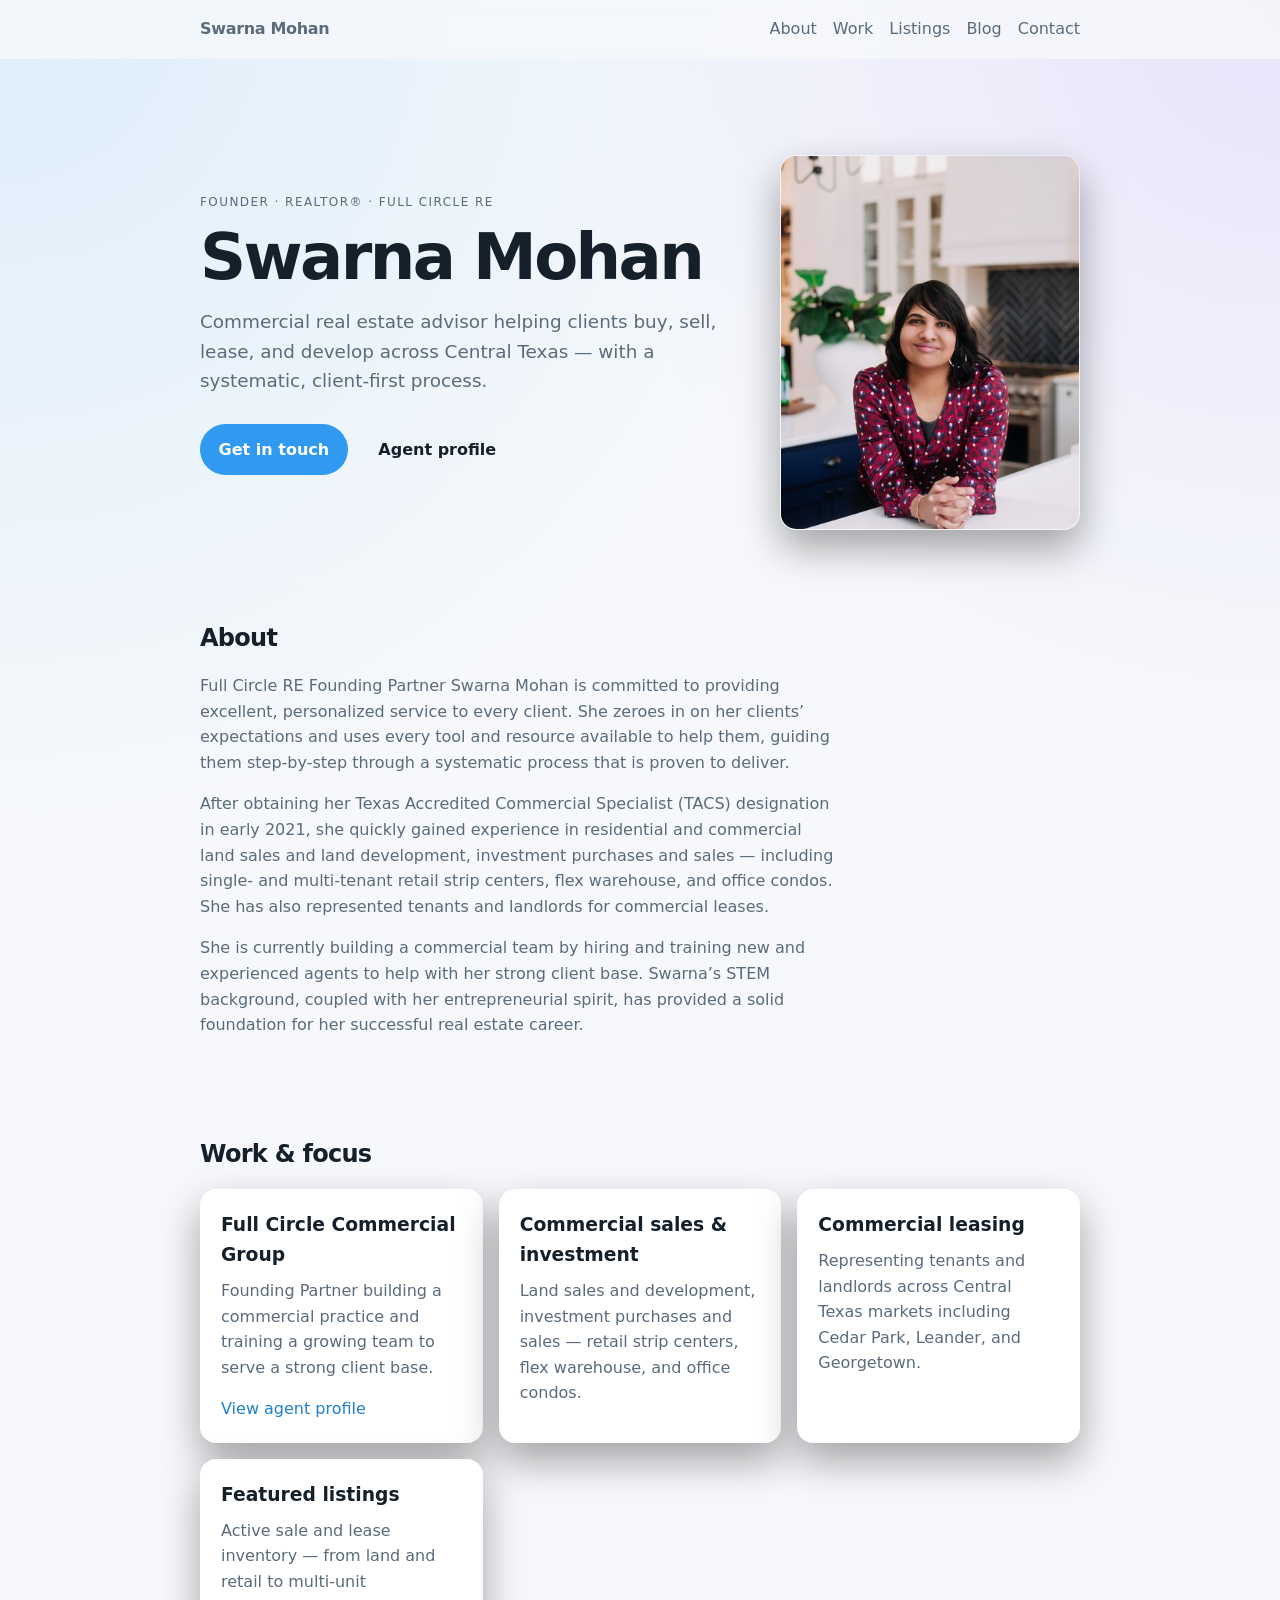
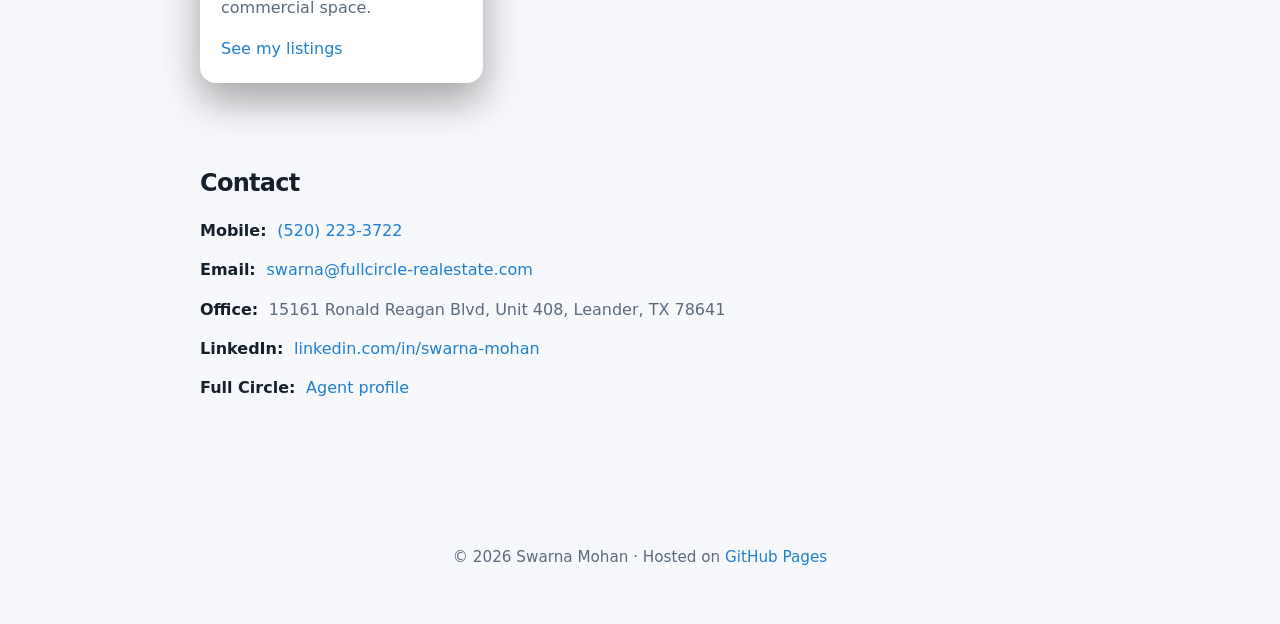
<file: index.html>
<!DOCTYPE html>
<html lang="en">
<head>
  <meta charset="utf-8">
  <meta name="viewport" content="width=device-width, initial-scale=1">
  <meta name="description" content="Swarna Mohan — Founder, Realtor®, Full Circle RE. Commercial real estate in Central Texas.">
  <title>Swarna Mohan | Founder &amp; Realtor®</title>
  <meta property="og:title" content="Swarna Mohan | Founder &amp; Realtor®">
  <meta property="og:description" content="Swarna Mohan — Founder, Realtor®, Full Circle RE. Commercial real estate in Central Texas.">
  <meta property="og:type" content="website">
  <meta property="og:url" content="https://swarna-fullcircle.github.io/">
  <meta property="og:image" content="https://swarna-fullcircle.github.io/images/swarna-mohan.jpg">
  <meta property="og:image:alt" content="Swarna Mohan, Founder and Realtor at Full Circle RE">
  <meta name="twitter:card" content="summary_large_image">
  <link rel="stylesheet" href="styles.css">
</head>
<body>
  <header class="site-header">
    <nav class="nav" aria-label="Primary">
      <a class="logo" href="#top">Swarna Mohan</a>
      <ul>
        <li><a href="#about">About</a></li>
        <li><a href="#work">Work</a></li>
        <li><a href="listings.html">Listings</a></li>
        <li><a href="blog.html">Blog</a></li>
        <li><a href="#contact">Contact</a></li>
      </ul>
    </nav>
  </header>

  <main id="top">
    <section class="hero">
      <div class="hero-text">
        <p class="eyebrow">Founder · Realtor® · Full Circle RE</p>
        <h1>Swarna Mohan</h1>
        <p class="tagline">Commercial real estate advisor helping clients buy, sell, lease, and develop across Central Texas — with a systematic, client-first process.</p>
        <p class="actions">
          <a class="button" href="#contact">Get in touch</a>
          <a class="button button-ghost" href="https://fullcirclecommercialgroup.com/agent-profile/swarna-mohan" target="_blank" rel="noopener noreferrer">Agent profile</a>
        </p>
      </div>
      <figure class="hero-photo">
        <img src="images/swarna-mohan.jpg"
             srcset="images/swarna-mohan-400.jpg 400w, images/swarna-mohan.jpg 800w"
             sizes="(max-width: 720px) 260px, 300px"
             width="800" height="1199"
             alt="Swarna Mohan, Founder and Realtor at Full Circle RE">
      </figure>
    </section>

    <section id="about" class="section">
      <h2>About</h2>
      <p>Full Circle RE Founding Partner Swarna Mohan is committed to providing excellent, personalized service to every client. She zeroes in on her clients’ expectations and uses every tool and resource available to help them, guiding them step-by-step through a systematic process that is proven to deliver.</p>
      <p>After obtaining her Texas Accredited Commercial Specialist (TACS) designation in early 2021, she quickly gained experience in residential and commercial land sales and land development, investment purchases and sales — including single- and multi-tenant retail strip centers, flex warehouse, and office condos. She has also represented tenants and landlords for commercial leases.</p>
      <p>She is currently building a commercial team by hiring and training new and experienced agents to help with her strong client base. Swarna’s STEM background, coupled with her entrepreneurial spirit, has provided a solid foundation for her successful real estate career.</p>
    </section>

    <section id="work" class="section">
      <h2>Work &amp; focus</h2>
      <ul class="card-list">
        <li class="card">
          <h3>Full Circle Commercial Group</h3>
          <p>Founding Partner building a commercial practice and training a growing team to serve a strong client base.</p>
          <p><a href="https://fullcirclecommercialgroup.com/agent-profile/swarna-mohan" target="_blank" rel="noopener noreferrer">View agent profile</a></p>
        </li>
        <li class="card">
          <h3>Commercial sales &amp; investment</h3>
          <p>Land sales and development, investment purchases and sales — retail strip centers, flex warehouse, and office condos.</p>
        </li>
        <li class="card">
          <h3>Commercial leasing</h3>
          <p>Representing tenants and landlords across Central Texas markets including Cedar Park, Leander, and Georgetown.</p>
        </li>
        <li class="card">
          <h3>Featured listings</h3>
          <p>Active sale and lease inventory — from land and retail to multi-unit commercial space.</p>
          <p><a href="listings.html">See my listings</a></p>
        </li>
      </ul>
    </section>

    <section id="contact" class="section">
      <h2>Contact</h2>
      <ul class="contact-list">
        <li><strong>Mobile:</strong> <a href="tel:+15202233722">(520) 223-3722</a></li>
        <li><strong>Email:</strong> <a href="mailto:swarna@fullcircle-realestate.com">swarna@fullcircle-realestate.com</a></li>
        <li><strong>Office:</strong> 15161 Ronald Reagan Blvd, Unit 408, Leander, TX 78641</li>
        <li><strong>LinkedIn:</strong> <a href="https://www.linkedin.com/in/swarna-mohan" target="_blank" rel="noopener noreferrer">linkedin.com/in/swarna-mohan</a></li>
        <li><strong>Full Circle:</strong> <a href="https://fullcirclecommercialgroup.com/agent-profile/swarna-mohan" target="_blank" rel="noopener noreferrer">Agent profile</a></li>
      </ul>
    </section>
  </main>

  <footer class="site-footer">
    <p>© <span id="year"></span> Swarna Mohan · Hosted on <a href="https://pages.github.com/">GitHub Pages</a></p>
  </footer>
  <script src="script.js"></script>
</body>
</html>
</file>
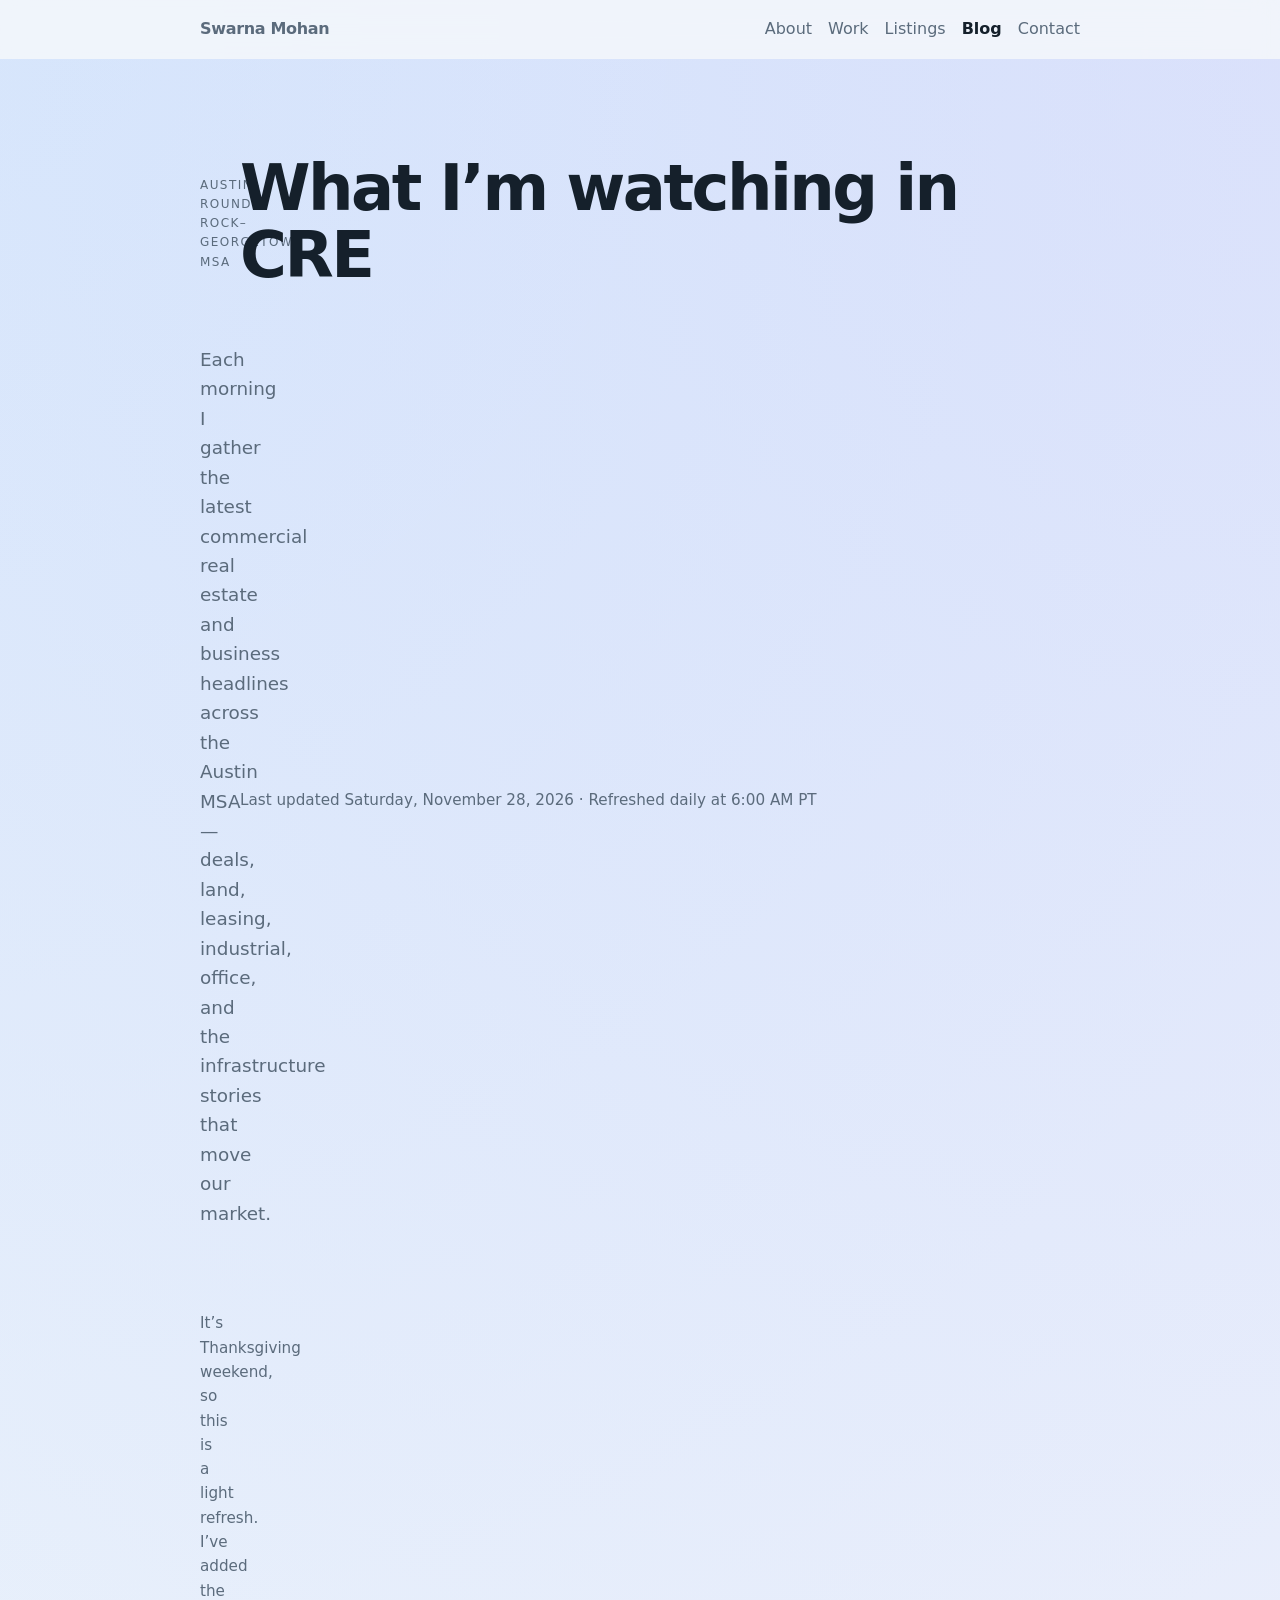
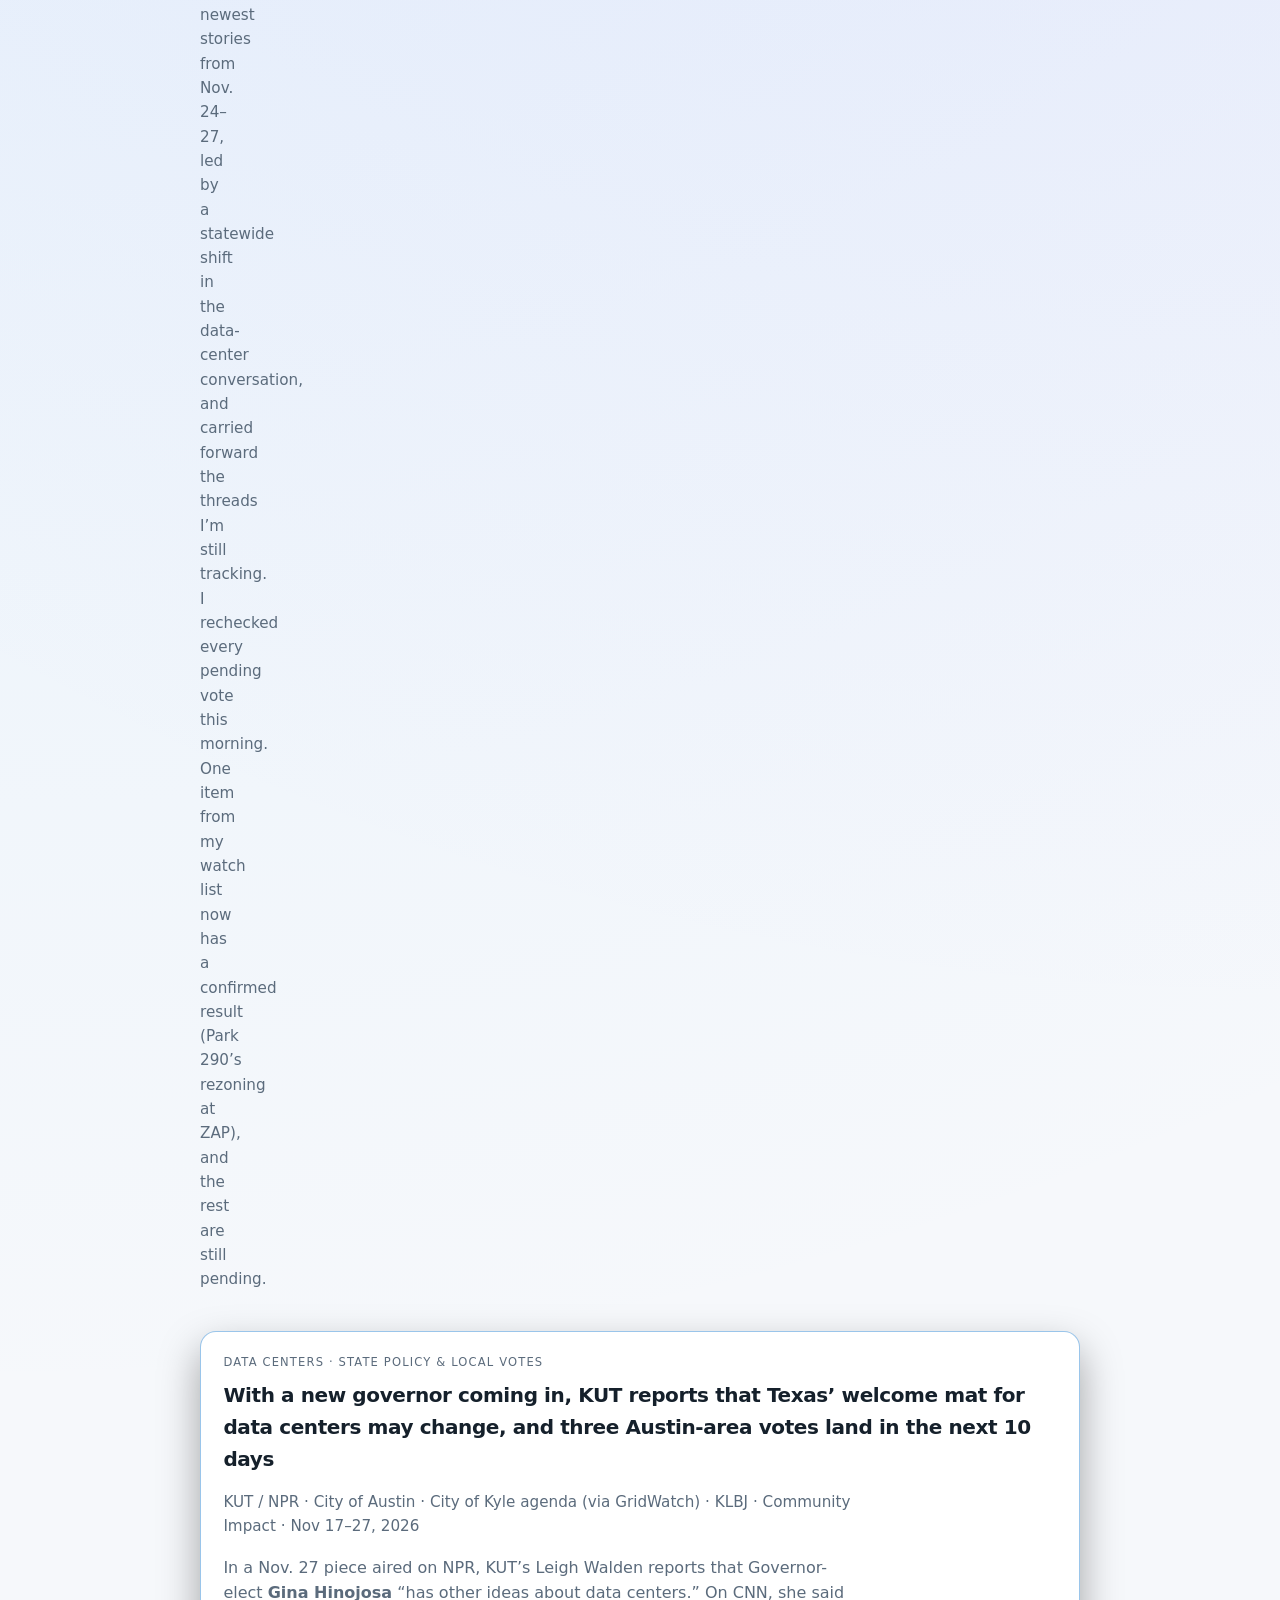
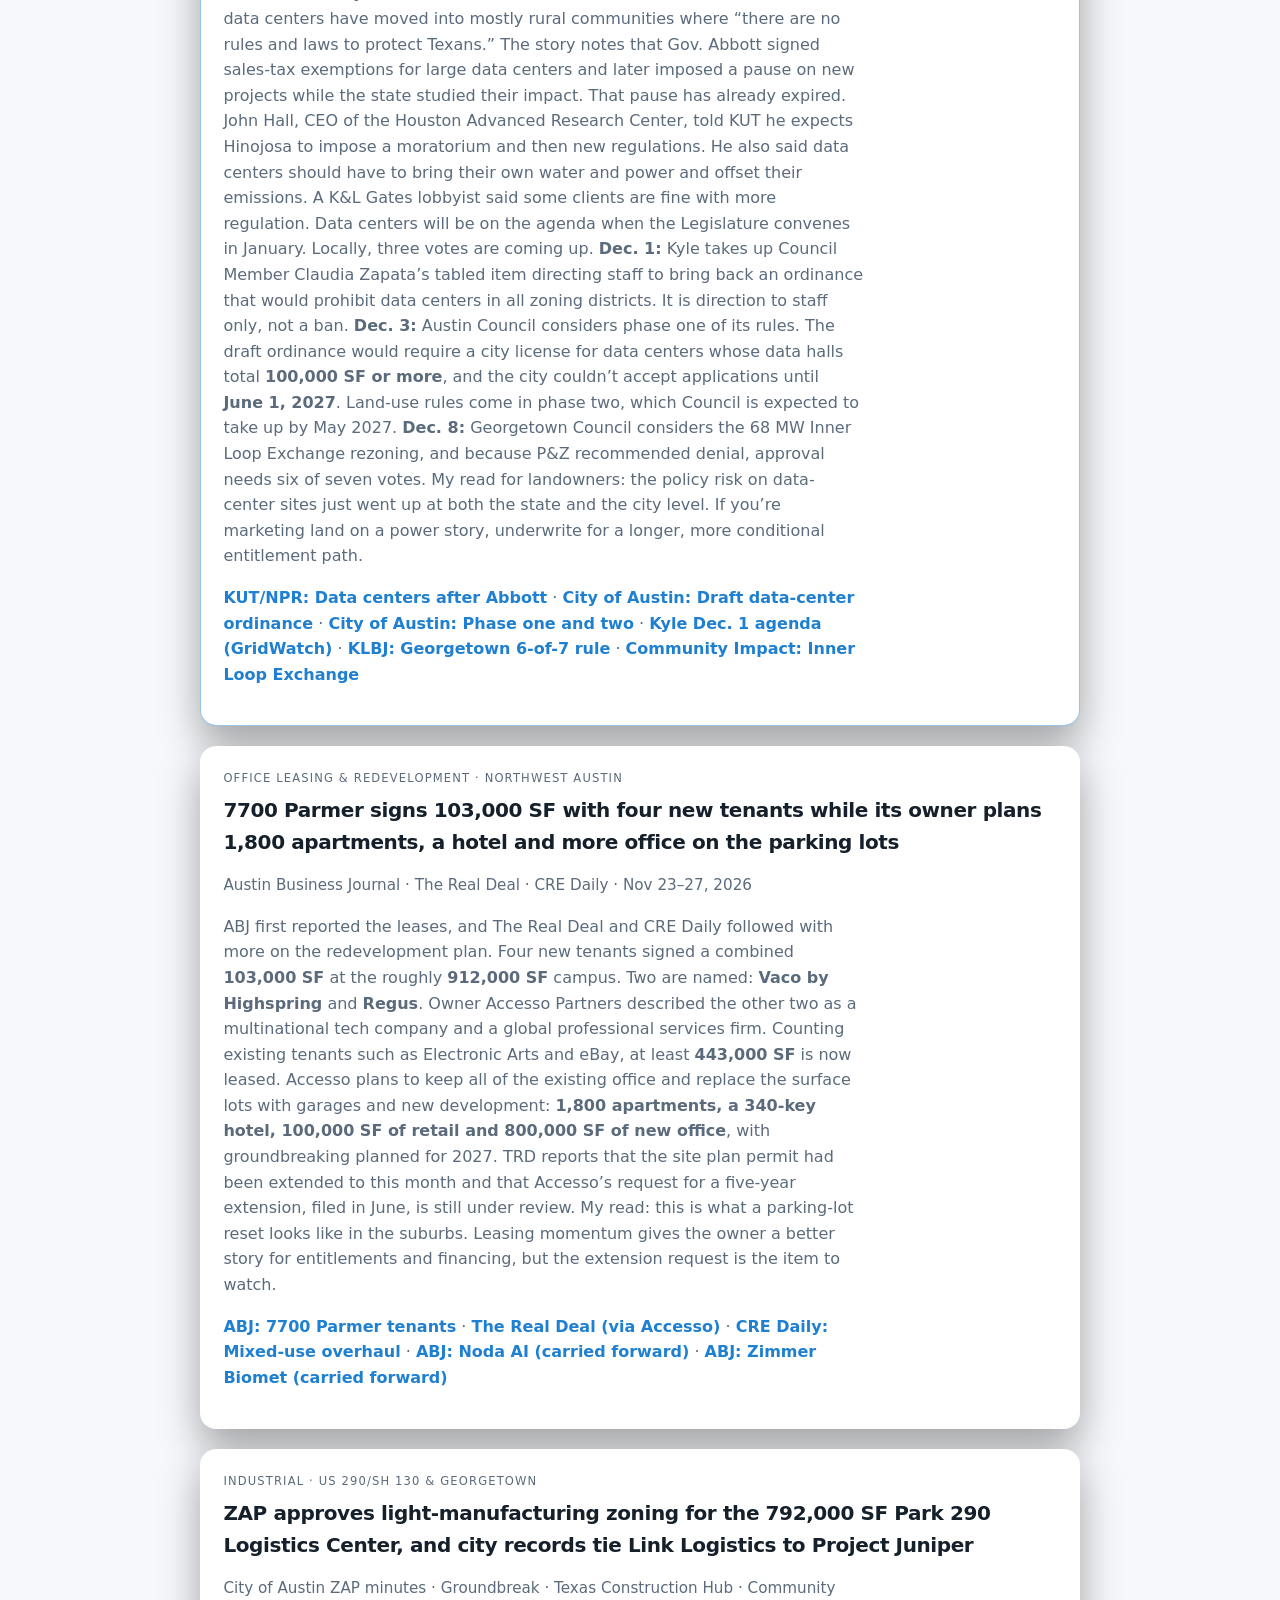
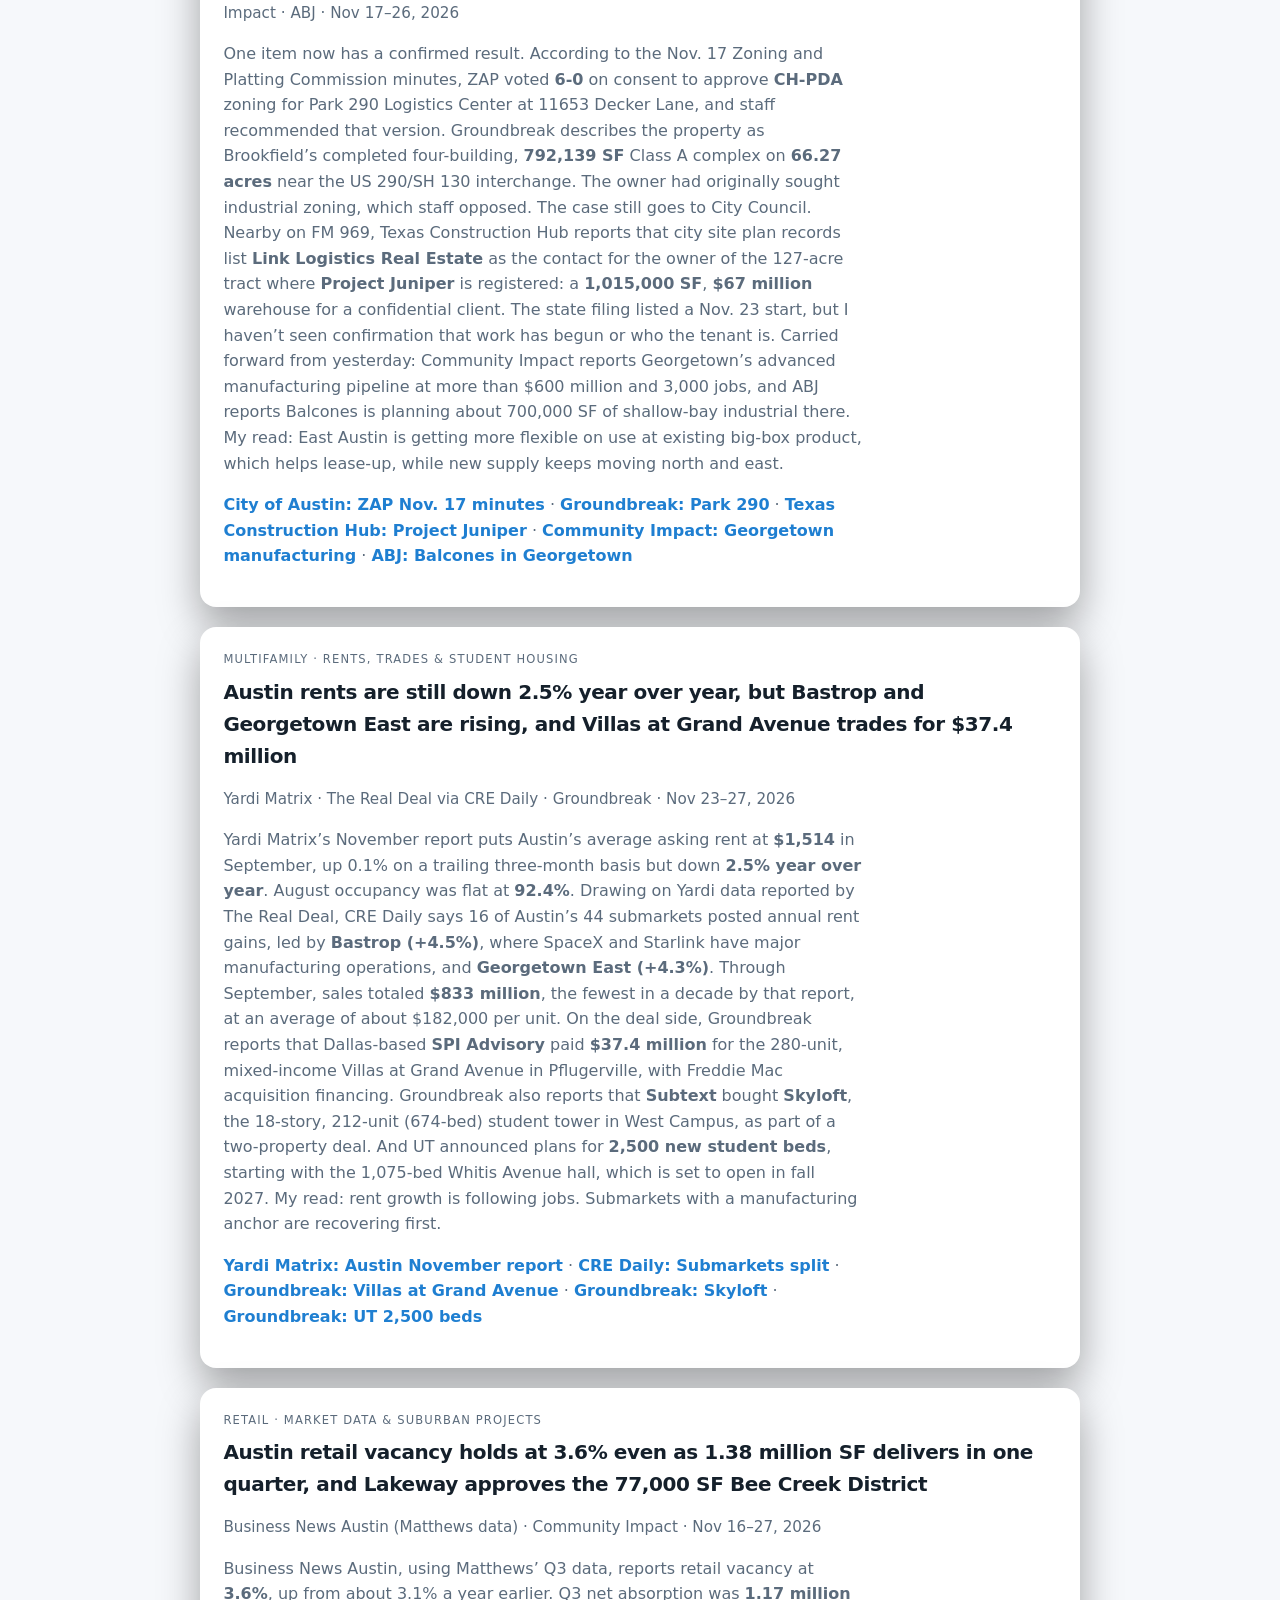
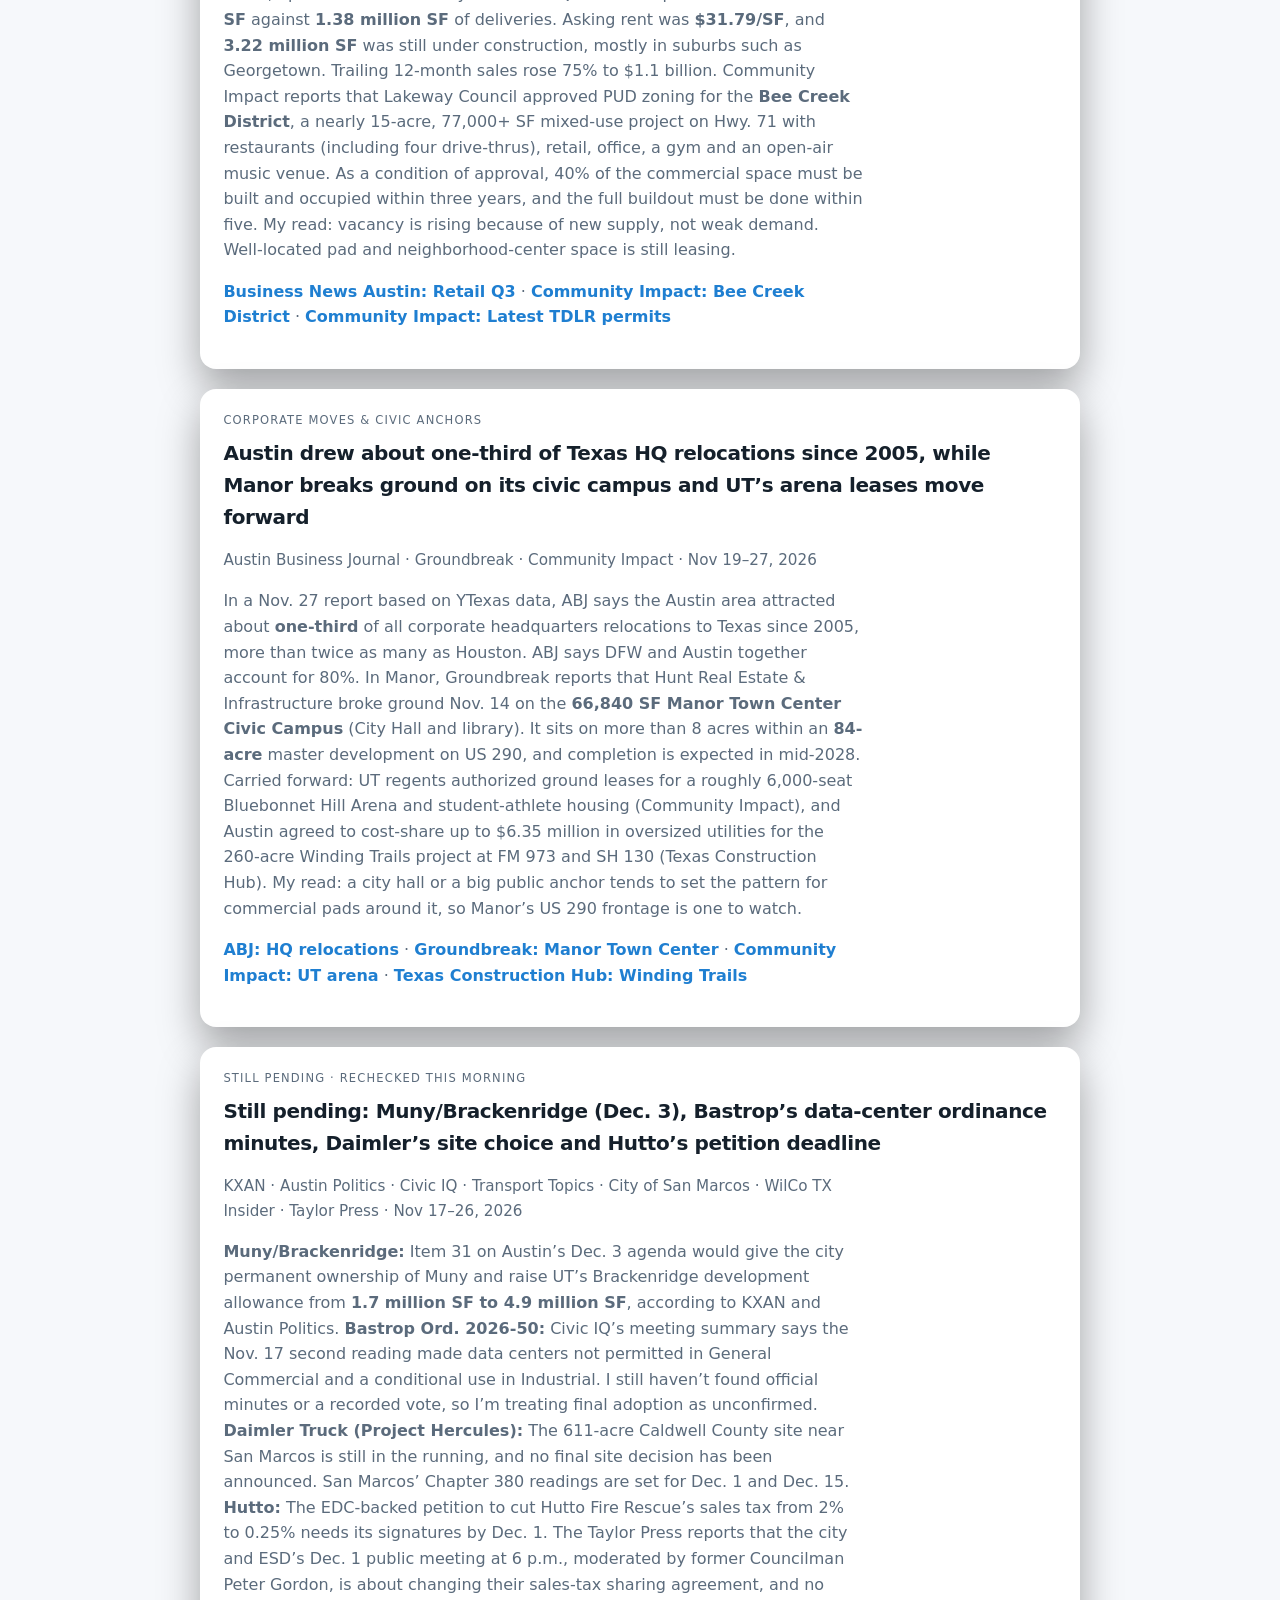
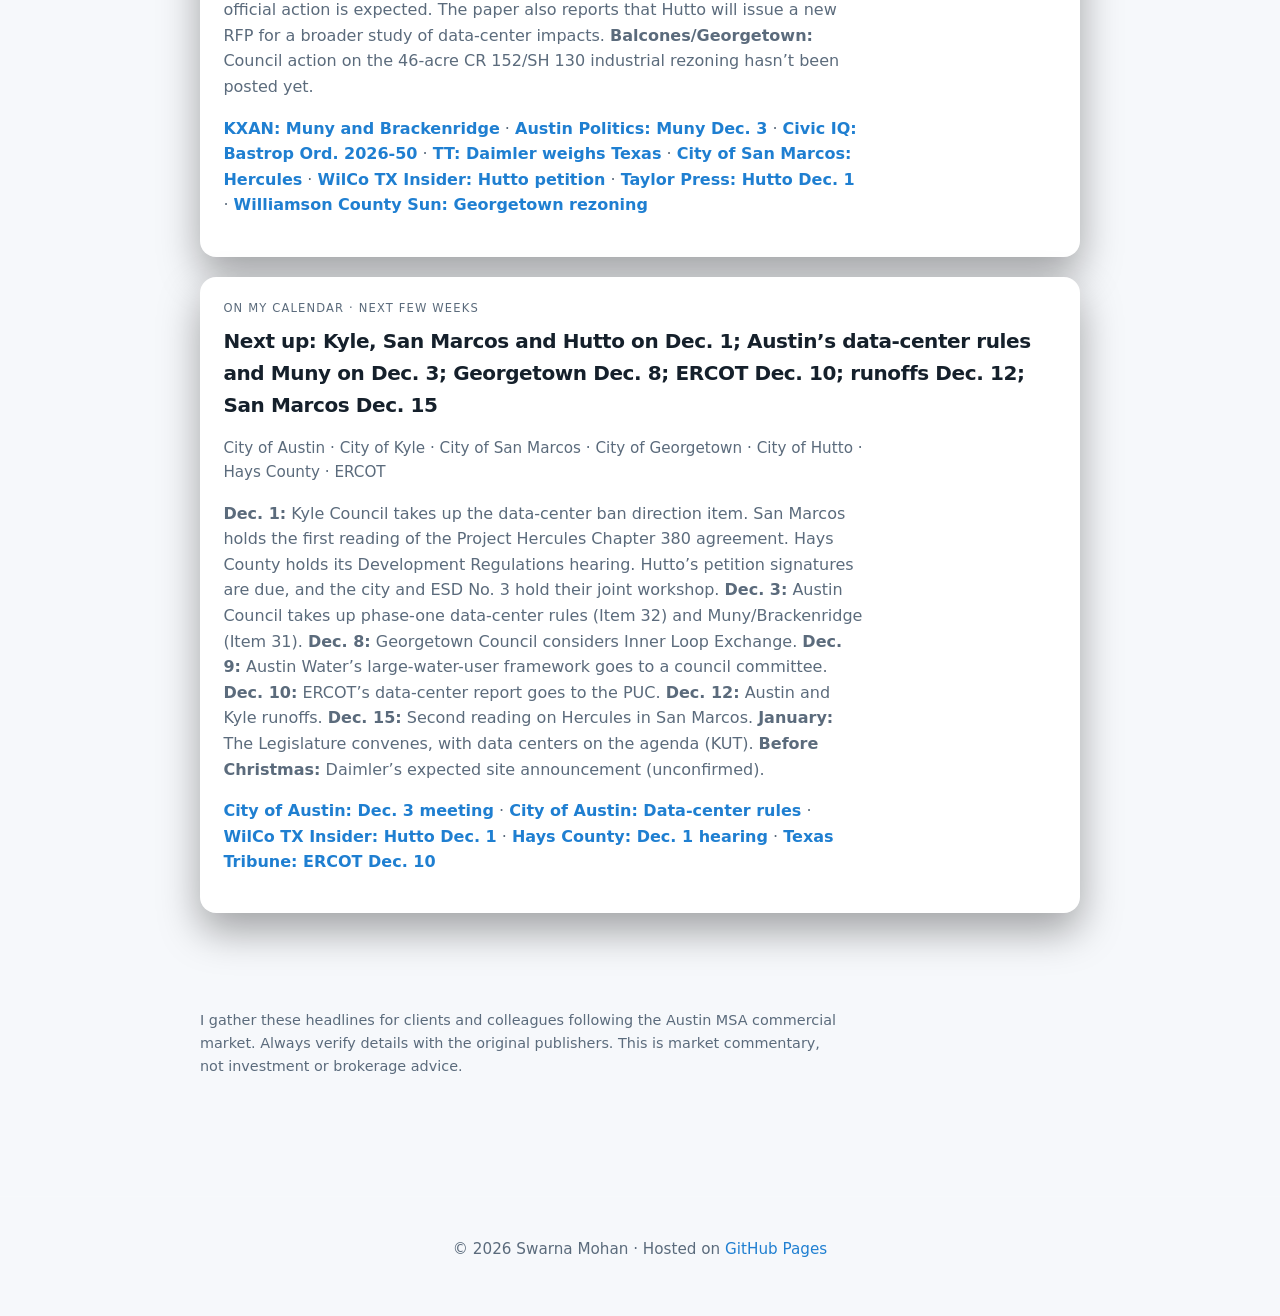
<file: blog.html>
<!DOCTYPE html>
<html lang="en">
<head>
  <meta charset="utf-8">
  <meta name="viewport" content="width=device-width, initial-scale=1">
  <meta name="description" content="My daily roundup of Austin MSA commercial real estate business news.">
  <title>Blog | Swarna Mohan</title>
  <link rel="stylesheet" href="styles.css">
</head>
<body>
  <header class="site-header">
    <nav class="nav" aria-label="Primary">
      <a class="logo" href="index.html">Swarna Mohan</a>
      <ul>
        <li><a href="index.html#about">About</a></li>
        <li><a href="index.html#work">Work</a></li>
        <li><a href="listings.html">Listings</a></li>
        <li><a href="blog.html" aria-current="page">Blog</a></li>
        <li><a href="index.html#contact">Contact</a></li>
      </ul>
    </nav>
  </header>

  <main id="top" class="blog-main">
    <section class="hero blog-hero">
      <p class="eyebrow">Austin–Round Rock–Georgetown MSA</p>
      <h1>What I’m watching in CRE</h1>
      <p class="tagline">Each morning I gather the latest commercial real estate and business headlines across the Austin MSA — deals, land, leasing, industrial, office, and the infrastructure stories that move our market.</p>
      <p class="meta">Last updated Saturday, November 28, 2026 · Refreshed daily at 6:00 AM PT</p>
      <p class="meta">It’s Thanksgiving weekend, so this is a light refresh. I’ve added the newest stories from Nov. 24–27, led by a statewide shift in the data-center conversation, and carried forward the threads I’m still tracking. I rechecked every pending vote this morning. One item from my watch list now has a confirmed result (Park 290’s rezoning at ZAP), and the rest are still pending.</p>
    </section>

    <section class="section blog-list" aria-label="Latest posts">
      <article class="blog-card featured">
        <p class="blog-kicker">Data centers · State policy &amp; local votes</p>
        <h2><a href="https://www.npr.org/2026/11/27/nx-s1-6048749/with-abbott-out-what-does-the-future-look-like-for-data-centers-in-texas" target="_blank" rel="noopener noreferrer">With a new governor coming in, KUT reports that Texas’ welcome mat for data centers may change, and three Austin-area votes land in the next 10 days</a></h2>
        <p class="blog-meta">KUT / NPR · City of Austin · City of Kyle agenda (via GridWatch) · KLBJ · Community Impact · Nov 17–27, 2026</p>
        <p>In a Nov. 27 piece aired on NPR, KUT’s Leigh Walden reports that Governor-elect <strong>Gina Hinojosa</strong> “has other ideas about data centers.” On CNN, she said data centers have moved into mostly rural communities where “there are no rules and laws to protect Texans.” The story notes that Gov. Abbott signed sales-tax exemptions for large data centers and later imposed a pause on new projects while the state studied their impact. That pause has already expired. John Hall, CEO of the Houston Advanced Research Center, told KUT he expects Hinojosa to impose a moratorium and then new regulations. He also said data centers should have to bring their own water and power and offset their emissions. A K&amp;L Gates lobbyist said some clients are fine with more regulation. Data centers will be on the agenda when the Legislature convenes in January. Locally, three votes are coming up. <strong>Dec. 1:</strong> Kyle takes up Council Member Claudia Zapata’s tabled item directing staff to bring back an ordinance that would prohibit data centers in all zoning districts. It is direction to staff only, not a ban. <strong>Dec. 3:</strong> Austin Council considers phase one of its rules. The draft ordinance would require a city license for data centers whose data halls total <strong>100,000 SF or more</strong>, and the city couldn’t accept applications until <strong>June 1, 2027</strong>. Land-use rules come in phase two, which Council is expected to take up by May 2027. <strong>Dec. 8:</strong> Georgetown Council considers the 68 MW Inner Loop Exchange rezoning, and because P&amp;Z recommended denial, approval needs six of seven votes. My read for landowners: the policy risk on data-center sites just went up at both the state and the city level. If you’re marketing land on a power story, underwrite for a longer, more conditional entitlement path.</p>
        <p><a class="text-link" href="https://www.npr.org/2026/11/27/nx-s1-6048749/with-abbott-out-what-does-the-future-look-like-for-data-centers-in-texas" target="_blank" rel="noopener noreferrer">KUT/NPR: Data centers after Abbott</a> · <a class="text-link" href="https://services.austintexas.gov/edims/document.cfm?id=486223" target="_blank" rel="noopener noreferrer">City of Austin: Draft data-center ordinance</a> · <a class="text-link" href="https://www.austintexas.gov/development-services/building-connections/council-consider-first-phase-data-center-regulations" target="_blank" rel="noopener noreferrer">City of Austin: Phase one and two</a> · <a class="text-link" href="https://gridwatchtheusa.com/docket/texas/kyle/on-the-agenda-kyle-city-council-dec-01-2026-data-center-nov-23/" target="_blank" rel="noopener noreferrer">Kyle Dec. 1 agenda (GridWatch)</a> · <a class="text-link" href="https://www.newsradioklbj.com/austinlocalnews/georgetown-commission-opposes-proposed-data-center/" target="_blank" rel="noopener noreferrer">KLBJ: Georgetown 6-of-7 rule</a> · <a class="text-link" href="https://communityimpact.com/georgetown/development/georgetown-planning-officials-recommend-denial-for-proposed-data-center-zoning/" target="_blank" rel="noopener noreferrer">Community Impact: Inner Loop Exchange</a></p>
      </article>
      <article class="blog-card">
        <p class="blog-kicker">Office leasing &amp; redevelopment · Northwest Austin</p>
        <h2><a href="https://www.bizjournals.com/austin/news/2026/11/23/office-tenants-7700-parmer-leases-real-estate.html" target="_blank" rel="noopener noreferrer">7700 Parmer signs 103,000 SF with four new tenants while its owner plans 1,800 apartments, a hotel and more office on the parking lots</a></h2>
        <p class="blog-meta">Austin Business Journal · The Real Deal · CRE Daily · Nov 23–27, 2026</p>
        <p>ABJ first reported the leases, and The Real Deal and CRE Daily followed with more on the redevelopment plan. Four new tenants signed a combined <strong>103,000 SF</strong> at the roughly <strong>912,000 SF</strong> campus. Two are named: <strong>Vaco by Highspring</strong> and <strong>Regus</strong>. Owner Accesso Partners described the other two as a multinational tech company and a global professional services firm. Counting existing tenants such as Electronic Arts and eBay, at least <strong>443,000 SF</strong> is now leased. Accesso plans to keep all of the existing office and replace the surface lots with garages and new development: <strong>1,800 apartments, a 340-key hotel, 100,000 SF of retail and 800,000 SF of new office</strong>, with groundbreaking planned for 2027. TRD reports that the site plan permit had been extended to this month and that Accesso’s request for a five-year extension, filed in June, is still under review. My read: this is what a parking-lot reset looks like in the suburbs. Leasing momentum gives the owner a better story for entitlements and financing, but the extension request is the item to watch.</p>
        <p><a class="text-link" href="https://www.bizjournals.com/austin/news/2026/11/23/office-tenants-7700-parmer-leases-real-estate.html" target="_blank" rel="noopener noreferrer">ABJ: 7700 Parmer tenants</a> · <a class="text-link" href="https://accessopartners.com/northwest-austin-office-park-secures-100k-sf-in-leases-as-mixed-use-plans-advance/" target="_blank" rel="noopener noreferrer">The Real Deal (via Accesso)</a> · <a class="text-link" href="https://www.credaily.com/briefs/7700-parmer-signs-103k-sf-as-owner-plans-mixed-use-overhaul/" target="_blank" rel="noopener noreferrer">CRE Daily: Mixed-use overhaul</a> · <a class="text-link" href="https://www.bizjournals.com/austin/news/2026/11/25/noda-ai-defense-contractor-aerospace-drones-atx.html" target="_blank" rel="noopener noreferrer">ABJ: Noda AI (carried forward)</a> · <a class="text-link" href="https://www.bizjournals.com/austin/news/2026/11/24/zimmer-biomet-metcenter-lease-office-airport-abia.html" target="_blank" rel="noopener noreferrer">ABJ: Zimmer Biomet (carried forward)</a></p>
      </article>
      <article class="blog-card">
        <p class="blog-kicker">Industrial · US 290/SH 130 &amp; Georgetown</p>
        <h2><a href="https://www.groundbreak.city/austin/park-290-logistics-center-completed-decker-lane-austin" target="_blank" rel="noopener noreferrer">ZAP approves light-manufacturing zoning for the 792,000 SF Park 290 Logistics Center, and city records tie Link Logistics to Project Juniper</a></h2>
        <p class="blog-meta">City of Austin ZAP minutes · Groundbreak · Texas Construction Hub · Community Impact · ABJ · Nov 17–26, 2026</p>
        <p>One item now has a confirmed result. According to the Nov. 17 Zoning and Platting Commission minutes, ZAP voted <strong>6-0</strong> on consent to approve <strong>CH-PDA</strong> zoning for Park 290 Logistics Center at 11653 Decker Lane, and staff recommended that version. Groundbreak describes the property as Brookfield’s completed four-building, <strong>792,139 SF</strong> Class A complex on <strong>66.27 acres</strong> near the US 290/SH 130 interchange. The owner had originally sought industrial zoning, which staff opposed. The case still goes to City Council. Nearby on FM 969, Texas Construction Hub reports that city site plan records list <strong>Link Logistics Real Estate</strong> as the contact for the owner of the 127-acre tract where <strong>Project Juniper</strong> is registered: a <strong>1,015,000 SF</strong>, <strong>$67 million</strong> warehouse for a confidential client. The state filing listed a Nov. 23 start, but I haven’t seen confirmation that work has begun or who the tenant is. Carried forward from yesterday: Community Impact reports Georgetown’s advanced manufacturing pipeline at more than $600 million and 3,000 jobs, and ABJ reports Balcones is planning about 700,000 SF of shallow-bay industrial there. My read: East Austin is getting more flexible on use at existing big-box product, which helps lease-up, while new supply keeps moving north and east.</p>
        <p><a class="text-link" href="https://services.austintexas.gov/edims/document.cfm?id=486105" target="_blank" rel="noopener noreferrer">City of Austin: ZAP Nov. 17 minutes</a> · <a class="text-link" href="https://www.groundbreak.city/austin/park-290-logistics-center-completed-decker-lane-austin" target="_blank" rel="noopener noreferrer">Groundbreak: Park 290</a> · <a class="text-link" href="https://www.texasconstructionhub.com/stories/project-juniper-austin-67m-warehouse-filing" target="_blank" rel="noopener noreferrer">Texas Construction Hub: Project Juniper</a> · <a class="text-link" href="https://communityimpact.com/georgetown/business/advanced-manufacturing-sector-sees-surge-in-georgetown/" target="_blank" rel="noopener noreferrer">Community Impact: Georgetown manufacturing</a> · <a class="text-link" href="https://www.bizjournals.com/austin/news/2026/11/25/balcones-georgetown-industrial-manufacturing-texas.html" target="_blank" rel="noopener noreferrer">ABJ: Balcones in Georgetown</a></p>
      </article>
      <article class="blog-card">
        <p class="blog-kicker">Multifamily · Rents, trades &amp; student housing</p>
        <h2><a href="https://www.yardimatrix.com/multifamily-metro/matrix-multifamily-austin-report-november-2026/" target="_blank" rel="noopener noreferrer">Austin rents are still down 2.5% year over year, but Bastrop and Georgetown East are rising, and Villas at Grand Avenue trades for $37.4 million</a></h2>
        <p class="blog-meta">Yardi Matrix · The Real Deal via CRE Daily · Groundbreak · Nov 23–27, 2026</p>
        <p>Yardi Matrix’s November report puts Austin’s average asking rent at <strong>$1,514</strong> in September, up 0.1% on a trailing three-month basis but down <strong>2.5% year over year</strong>. August occupancy was flat at <strong>92.4%</strong>. Drawing on Yardi data reported by The Real Deal, CRE Daily says 16 of Austin’s 44 submarkets posted annual rent gains, led by <strong>Bastrop (+4.5%)</strong>, where SpaceX and Starlink have major manufacturing operations, and <strong>Georgetown East (+4.3%)</strong>. Through September, sales totaled <strong>$833 million</strong>, the fewest in a decade by that report, at an average of about $182,000 per unit. On the deal side, Groundbreak reports that Dallas-based <strong>SPI Advisory</strong> paid <strong>$37.4 million</strong> for the 280-unit, mixed-income Villas at Grand Avenue in Pflugerville, with Freddie Mac acquisition financing. Groundbreak also reports that <strong>Subtext</strong> bought <strong>Skyloft</strong>, the 18-story, 212-unit (674-bed) student tower in West Campus, as part of a two-property deal. And UT announced plans for <strong>2,500 new student beds</strong>, starting with the 1,075-bed Whitis Avenue hall, which is set to open in fall 2027. My read: rent growth is following jobs. Submarkets with a manufacturing anchor are recovering first.</p>
        <p><a class="text-link" href="https://www.yardimatrix.com/multifamily-metro/matrix-multifamily-austin-report-november-2026/" target="_blank" rel="noopener noreferrer">Yardi Matrix: Austin November report</a> · <a class="text-link" href="https://www.credaily.com/briefs/austin-submarkets-split-as-bastrop-rents-jump-4-5/" target="_blank" rel="noopener noreferrer">CRE Daily: Submarkets split</a> · <a class="text-link" href="https://www.groundbreak.city/austin/villas-at-grand-avenue-sells-pflugerville" target="_blank" rel="noopener noreferrer">Groundbreak: Villas at Grand Avenue</a> · <a class="text-link" href="https://www.groundbreak.city/austin/skyloft-sells-subtext-west-campus" target="_blank" rel="noopener noreferrer">Groundbreak: Skyloft</a> · <a class="text-link" href="https://www.groundbreak.city/austin/whitis-hall-under-construction-ut-austin" target="_blank" rel="noopener noreferrer">Groundbreak: UT 2,500 beds</a></p>
      </article>
      <article class="blog-card">
        <p class="blog-kicker">Retail · Market data &amp; suburban projects</p>
        <h2><a href="https://businessnewsaustin.com/austin-retail-vacancy-holds-3-6-as-construction-surges/" target="_blank" rel="noopener noreferrer">Austin retail vacancy holds at 3.6% even as 1.38 million SF delivers in one quarter, and Lakeway approves the 77,000 SF Bee Creek District</a></h2>
        <p class="blog-meta">Business News Austin (Matthews data) · Community Impact · Nov 16–27, 2026</p>
        <p>Business News Austin, using Matthews’ Q3 data, reports retail vacancy at <strong>3.6%</strong>, up from about 3.1% a year earlier. Q3 net absorption was <strong>1.17 million SF</strong> against <strong>1.38 million SF</strong> of deliveries. Asking rent was <strong>$31.79/SF</strong>, and <strong>3.22 million SF</strong> was still under construction, mostly in suburbs such as Georgetown. Trailing 12-month sales rose 75% to $1.1 billion. Community Impact reports that Lakeway Council approved PUD zoning for the <strong>Bee Creek District</strong>, a nearly 15-acre, 77,000+ SF mixed-use project on Hwy. 71 with restaurants (including four drive-thrus), retail, office, a gym and an open-air music venue. As a condition of approval, 40% of the commercial space must be built and occupied within three years, and the full buildout must be done within five. My read: vacancy is rising because of new supply, not weak demand. Well-located pad and neighborhood-center space is still leasing.</p>
        <p><a class="text-link" href="https://businessnewsaustin.com/austin-retail-vacancy-holds-3-6-as-construction-surges/" target="_blank" rel="noopener noreferrer">Business News Austin: Retail Q3</a> · <a class="text-link" href="https://communityimpact.com/lake-travis-westlake/development/lakeway-approves-zoning-for-new-bee-creek-district/" target="_blank" rel="noopener noreferrer">Community Impact: Bee Creek District</a> · <a class="text-link" href="https://communityimpact.com/bastrop-cedar-creek/development/fire-station-renovation-fifth-third-bank-check-out-5-major-austin-area-permits-filed-this-week/" target="_blank" rel="noopener noreferrer">Community Impact: Latest TDLR permits</a></p>
      </article>
      <article class="blog-card">
        <p class="blog-kicker">Corporate moves &amp; civic anchors</p>
        <h2><a href="https://www.bizjournals.com/austin/news/2026/11/27/texas-corporate-headquarters-relocations.html" target="_blank" rel="noopener noreferrer">Austin drew about one-third of Texas HQ relocations since 2005, while Manor breaks ground on its civic campus and UT’s arena leases move forward</a></h2>
        <p class="blog-meta">Austin Business Journal · Groundbreak · Community Impact · Nov 19–27, 2026</p>
        <p>In a Nov. 27 report based on YTexas data, ABJ says the Austin area attracted about <strong>one-third</strong> of all corporate headquarters relocations to Texas since 2005, more than twice as many as Houston. ABJ says DFW and Austin together account for 80%. In Manor, Groundbreak reports that Hunt Real Estate &amp; Infrastructure broke ground Nov. 14 on the <strong>66,840 SF Manor Town Center Civic Campus</strong> (City Hall and library). It sits on more than 8 acres within an <strong>84-acre</strong> master development on US 290, and completion is expected in mid-2028. Carried forward: UT regents authorized ground leases for a roughly 6,000-seat Bluebonnet Hill Arena and student-athlete housing (Community Impact), and Austin agreed to cost-share up to $6.35 million in oversized utilities for the 260-acre Winding Trails project at FM 973 and SH 130 (Texas Construction Hub). My read: a city hall or a big public anchor tends to set the pattern for commercial pads around it, so Manor’s US 290 frontage is one to watch.</p>
        <p><a class="text-link" href="https://www.bizjournals.com/austin/news/2026/11/27/texas-corporate-headquarters-relocations.html" target="_blank" rel="noopener noreferrer">ABJ: HQ relocations</a> · <a class="text-link" href="https://www.groundbreak.city/austin/manor-town-center-civic-campus-breaks-ground" target="_blank" rel="noopener noreferrer">Groundbreak: Manor Town Center</a> · <a class="text-link" href="https://communityimpact.com/central-austin/development/new-ut-austin-arena-student-athlete-facilities-move-toward-development/" target="_blank" rel="noopener noreferrer">Community Impact: UT arena</a> · <a class="text-link" href="https://www.texasconstructionhub.com/stories/austin-winding-trails-635m-utility-agreements" target="_blank" rel="noopener noreferrer">Texas Construction Hub: Winding Trails</a></p>
      </article>
      <article class="blog-card">
        <p class="blog-kicker">Still pending · Rechecked this morning</p>
        <h2><a href="https://www.kxan.com/news/local/austin/save-muny-deal-sparks-concerns-about-future-of-austin-research-lab/" target="_blank" rel="noopener noreferrer">Still pending: Muny/Brackenridge (Dec. 3), Bastrop’s data-center ordinance minutes, Daimler’s site choice and Hutto’s petition deadline</a></h2>
        <p class="blog-meta">KXAN · Austin Politics · Civic IQ · Transport Topics · City of San Marcos · WilCo TX Insider · Taylor Press · Nov 17–26, 2026</p>
        <p><strong>Muny/Brackenridge:</strong> Item 31 on Austin’s Dec. 3 agenda would give the city permanent ownership of Muny and raise UT’s Brackenridge development allowance from <strong>1.7 million SF to 4.9 million SF</strong>, according to KXAN and Austin Politics. <strong>Bastrop Ord. 2026-50:</strong> Civic IQ’s meeting summary says the Nov. 17 second reading made data centers not permitted in General Commercial and a conditional use in Industrial. I still haven’t found official minutes or a recorded vote, so I’m treating final adoption as unconfirmed. <strong>Daimler Truck (Project Hercules):</strong> The 611-acre Caldwell County site near San Marcos is still in the running, and no final site decision has been announced. San Marcos’ Chapter 380 readings are set for Dec. 1 and Dec. 15. <strong>Hutto:</strong> The EDC-backed petition to cut Hutto Fire Rescue’s sales tax from 2% to 0.25% needs its signatures by Dec. 1. The Taylor Press reports that the city and ESD’s Dec. 1 public meeting at 6 p.m., moderated by former Councilman Peter Gordon, is about changing their sales-tax sharing agreement, and no official action is expected. The paper also reports that Hutto will issue a new RFP for a broader study of data-center impacts. <strong>Balcones/Georgetown:</strong> Council action on the 46-acre CR 152/SH 130 industrial rezoning hasn’t been posted yet.</p>
        <p><a class="text-link" href="https://www.kxan.com/news/local/austin/save-muny-deal-sparks-concerns-about-future-of-austin-research-lab/" target="_blank" rel="noopener noreferrer">KXAN: Muny and Brackenridge</a> · <a class="text-link" href="https://www.austinpolitics.org/on-my-block/muny-ut-vote-moves-to-dec-3-briefing-shows-4-9-million-square-feet" target="_blank" rel="noopener noreferrer">Austin Politics: Muny Dec. 3</a> · <a class="text-link" href="https://civiciq.com/public-project/at-the-november-17-2026-meeting-the-council-took-second-b8f0b29d-3d6b-5b45-aecb-f8e39ad23853" target="_blank" rel="noopener noreferrer">Civic IQ: Bastrop Ord. 2026-50</a> · <a class="text-link" href="https://www.ttnews.com/articles/dtna-weighs-texas-plant" target="_blank" rel="noopener noreferrer">TT: Daimler weighs Texas</a> · <a class="text-link" href="https://www.sanmarcostx.gov/4851/Project-Hercules" target="_blank" rel="noopener noreferrer">City of San Marcos: Hercules</a> · <a class="text-link" href="https://www.wilcotxinsider.com/p/hutto-fire-district-sales-tax-petition" target="_blank" rel="noopener noreferrer">WilCo TX Insider: Hutto petition</a> · <a class="text-link" href="https://www.taylorpress.net/article/12664,hutto-esd-meet-set-for-dec-1" target="_blank" rel="noopener noreferrer">Taylor Press: Hutto Dec. 1</a> · <a class="text-link" href="https://www.wilcosun.com/news-georgetown/pz-recommends-industrial-rezoning-4639-acres-northeastern-georgetown" target="_blank" rel="noopener noreferrer">Williamson County Sun: Georgetown rezoning</a></p>
      </article>
      <article class="blog-card">
        <p class="blog-kicker">On my calendar · Next few weeks</p>
        <h2><a href="https://www.austintexas.gov/council/2026/20261203-reg" target="_blank" rel="noopener noreferrer">Next up: Kyle, San Marcos and Hutto on Dec. 1; Austin’s data-center rules and Muny on Dec. 3; Georgetown Dec. 8; ERCOT Dec. 10; runoffs Dec. 12; San Marcos Dec. 15</a></h2>
        <p class="blog-meta">City of Austin · City of Kyle · City of San Marcos · City of Georgetown · City of Hutto · Hays County · ERCOT</p>
        <p><strong>Dec. 1:</strong> Kyle Council takes up the data-center ban direction item. San Marcos holds the first reading of the Project Hercules Chapter 380 agreement. Hays County holds its Development Regulations hearing. Hutto’s petition signatures are due, and the city and ESD No. 3 hold their joint workshop. <strong>Dec. 3:</strong> Austin Council takes up phase-one data-center rules (Item 32) and Muny/Brackenridge (Item 31). <strong>Dec. 8:</strong> Georgetown Council considers Inner Loop Exchange. <strong>Dec. 9:</strong> Austin Water’s large-water-user framework goes to a council committee. <strong>Dec. 10:</strong> ERCOT’s data-center report goes to the PUC. <strong>Dec. 12:</strong> Austin and Kyle runoffs. <strong>Dec. 15:</strong> Second reading on Hercules in San Marcos. <strong>January:</strong> The Legislature convenes, with data centers on the agenda (KUT). <strong>Before Christmas:</strong> Daimler’s expected site announcement (unconfirmed).</p>
        <p><a class="text-link" href="https://www.austintexas.gov/council/2026/20261203-reg" target="_blank" rel="noopener noreferrer">City of Austin: Dec. 3 meeting</a> · <a class="text-link" href="https://www.austintexas.gov/development-services/building-connections/council-consider-first-phase-data-center-regulations" target="_blank" rel="noopener noreferrer">City of Austin: Data-center rules</a> · <a class="text-link" href="https://www.wilcotxinsider.com/p/hutto-fire-district-sales-tax-petition" target="_blank" rel="noopener noreferrer">WilCo TX Insider: Hutto Dec. 1</a> · <a class="text-link" href="https://www.hayscountytx.gov/565/Development-Regulations-Re-Write" target="_blank" rel="noopener noreferrer">Hays County: Dec. 1 hearing</a> · <a class="text-link" href="https://www.texastribune.org/2026/11/17/tceq-environmental-data-center-permits-resume/" target="_blank" rel="noopener noreferrer">Texas Tribune: ERCOT Dec. 10</a></p>
      </article>
    </section>

    <section class="section disclaimer">
      <p>I gather these headlines for clients and colleagues following the Austin MSA commercial market. Always verify details with the original publishers. This is market commentary, not investment or brokerage advice.</p>
    </section>
  </main>

  <footer class="site-footer">
    <p>© <span id="year"></span> Swarna Mohan · Hosted on <a href="https://pages.github.com/">GitHub Pages</a></p>
  </footer>
  <script src="script.js"></script>
</body>
</html>
</file>
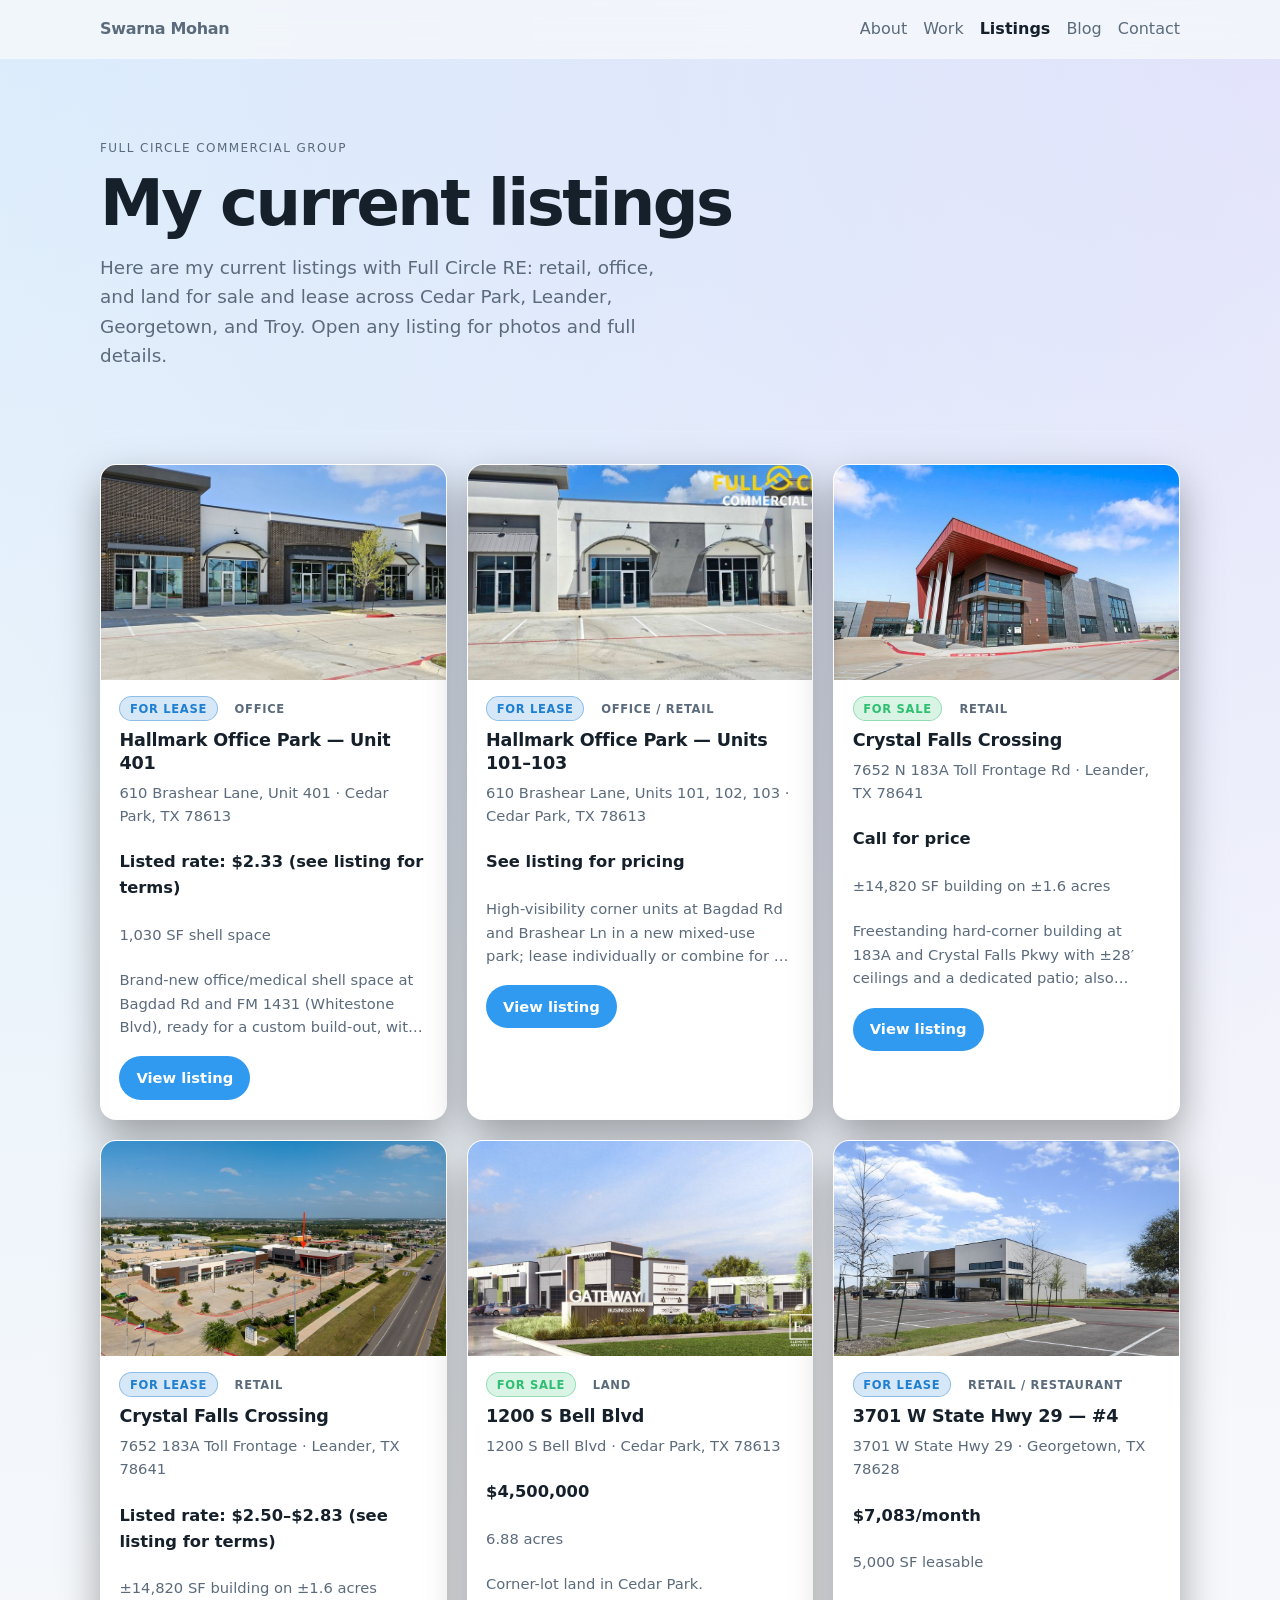
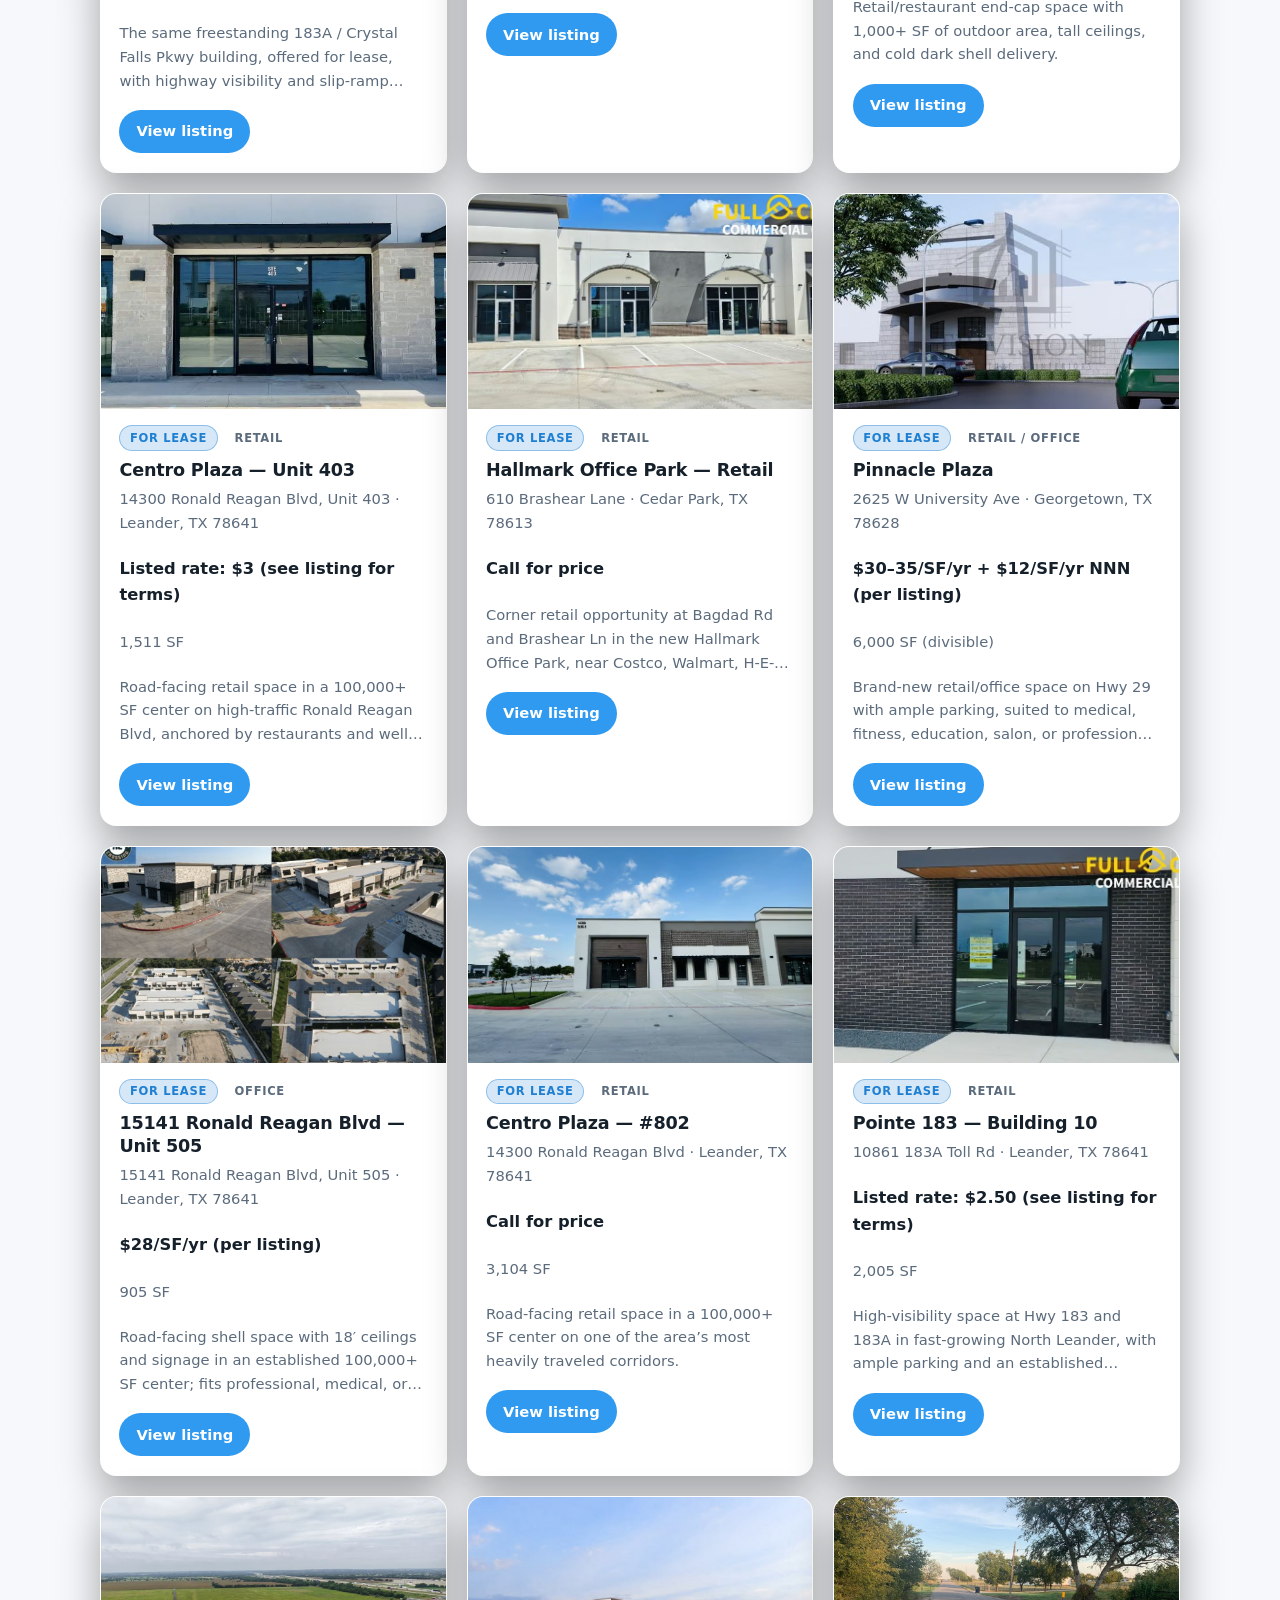
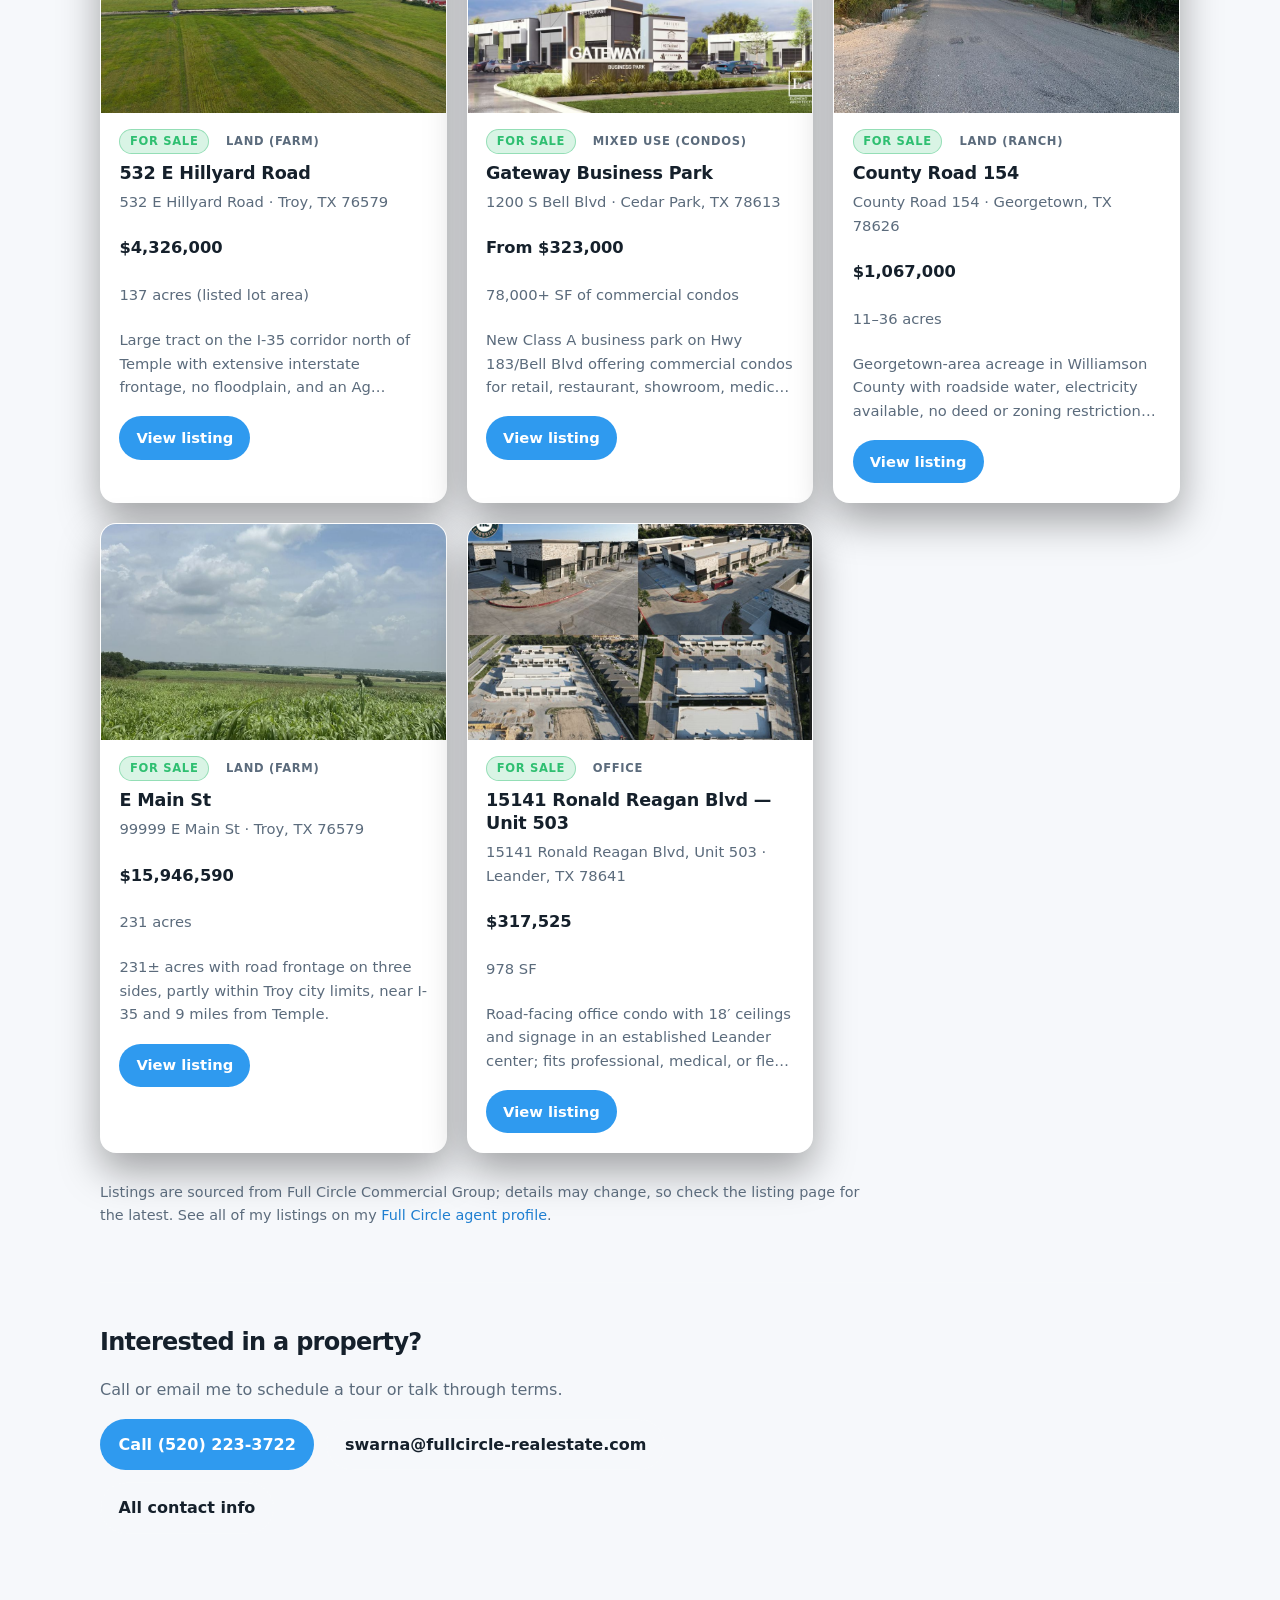
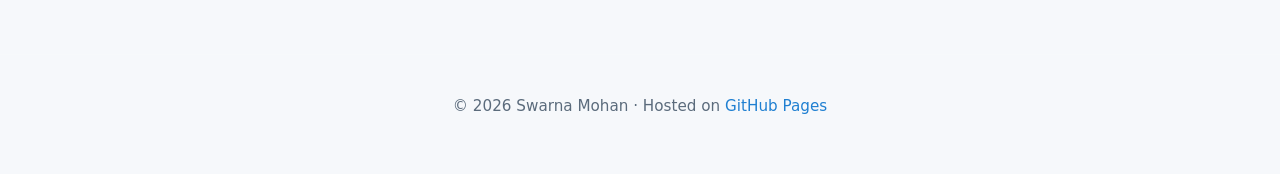
<file: listings.html>
<!DOCTYPE html>
<html lang="en">
<head>
  <meta charset="utf-8">
  <meta name="viewport" content="width=device-width, initial-scale=1">
  <meta name="description" content="Swarna Mohan’s current commercial real estate listings with Full Circle Commercial Group — retail, office, and land for sale and lease in Central Texas.">
  <title>Listings | Swarna Mohan</title>
  <meta property="og:title" content="Listings | Swarna Mohan">
  <meta property="og:description" content="Current sale and lease listings with Full Circle Commercial Group in Cedar Park, Leander, Georgetown, and Troy, TX.">
  <meta property="og:type" content="website">
  <meta property="og:url" content="https://swarna-fullcircle.github.io/listings.html">
  <meta property="og:image" content="https://swarna-fullcircle.github.io/images/listings/hallmark-office-park-610-brashear-unit-401.jpg">
  <meta name="twitter:card" content="summary_large_image">
  <link rel="stylesheet" href="styles.css">
</head>
<body class="listings-page">
  <header class="site-header">
    <nav class="nav" aria-label="Primary">
      <a class="logo" href="index.html">Swarna Mohan</a>
      <ul>
        <li><a href="index.html#about">About</a></li>
        <li><a href="index.html#work">Work</a></li>
        <li><a href="listings.html" aria-current="page">Listings</a></li>
        <li><a href="blog.html">Blog</a></li>
        <li><a href="index.html#contact">Contact</a></li>
      </ul>
    </nav>
  </header>

  <main id="top" class="listings-main">
    <section class="hero listings-hero">
      <p class="eyebrow">Full Circle Commercial Group</p>
      <h1>My current listings</h1>
      <p class="tagline">Here are my current listings with Full Circle RE: retail, office, and land for sale and lease across Cedar Park, Leander, Georgetown, and Troy. Open any listing for photos and full details.</p>
    </section>

    <section class="section listings-section" aria-label="Listings">
      <ul class="listing-grid">
        <li class="listing-card">
          <a class="listing-photo" href="https://fullcirclecommercialgroup.com/property-details/610-Brashear-Lane-Unit-401--Cedar-Park-TX-78613/rx1000125" target="_blank" rel="noopener noreferrer"><img src="images/listings/hallmark-office-park-610-brashear-unit-401.jpg" alt="Hallmark Office Park — Unit 401, Cedar Park, TX 78613" loading="lazy" width="1000" height="625"></a>
          <div class="listing-body">
            <p class="listing-badges"><span class="badge badge-lease">For Lease</span><span class="badge badge-type">Office</span></p>
            <h3>Hallmark Office Park — Unit 401</h3>
            <p class="listing-address">610 Brashear Lane, Unit 401 · Cedar Park, TX 78613</p>
            <p class="listing-price">Listed rate: $2.33 (see listing for terms)</p>
            <p class="listing-size">1,030 SF shell space</p>
            <p class="listing-desc">Brand-new office/medical shell space at Bagdad Rd and FM 1431 (Whitestone Blvd), ready for a custom build-out, with ample on-site parking.</p>
            <a class="button listing-button" href="https://fullcirclecommercialgroup.com/property-details/610-Brashear-Lane-Unit-401--Cedar-Park-TX-78613/rx1000125" target="_blank" rel="noopener noreferrer">View listing</a>
          </div>
        </li>
        <li class="listing-card">
          <a class="listing-photo" href="https://fullcirclecommercialgroup.com/property-details/610-Brashear-Unit-101--102--103--Cedar-Park-TX-78613/rx1000043" target="_blank" rel="noopener noreferrer"><img src="images/listings/hallmark-office-park-610-brashear-units-101-103.jpg" alt="Hallmark Office Park — Units 101–103, Cedar Park, TX 78613" loading="lazy" width="1000" height="625"></a>
          <div class="listing-body">
            <p class="listing-badges"><span class="badge badge-lease">For Lease</span><span class="badge badge-type">Office / Retail</span></p>
            <h3>Hallmark Office Park — Units 101–103</h3>
            <p class="listing-address">610 Brashear Lane, Units 101, 102, 103 · Cedar Park, TX 78613</p>
            <p class="listing-price">See listing for pricing</p>
            
            <p class="listing-desc">High-visibility corner units at Bagdad Rd and Brashear Ln in a new mixed-use park; lease individually or combine for a larger footprint.</p>
            <a class="button listing-button" href="https://fullcirclecommercialgroup.com/property-details/610-Brashear-Unit-101--102--103--Cedar-Park-TX-78613/rx1000043" target="_blank" rel="noopener noreferrer">View listing</a>
          </div>
        </li>
        <li class="listing-card">
          <a class="listing-photo" href="https://fullcirclecommercialgroup.com/property-details/7652-N-183a-Toll-Frontage-Road---Leander-TX-78641/rx1000115" target="_blank" rel="noopener noreferrer"><img src="images/listings/crystal-falls-crossing-7652-n-183a-sale.jpg" alt="Crystal Falls Crossing, Leander, TX 78641" loading="lazy" width="1000" height="625"></a>
          <div class="listing-body">
            <p class="listing-badges"><span class="badge badge-sale">For Sale</span><span class="badge badge-type">Retail</span></p>
            <h3>Crystal Falls Crossing</h3>
            <p class="listing-address">7652 N 183A Toll Frontage Rd · Leander, TX 78641</p>
            <p class="listing-price">Call for price</p>
            <p class="listing-size">±14,820 SF building on ±1.6 acres</p>
            <p class="listing-desc">Freestanding hard-corner building at 183A and Crystal Falls Pkwy with ±28′ ceilings and a dedicated patio; also offered for lease.</p>
            <a class="button listing-button" href="https://fullcirclecommercialgroup.com/property-details/7652-N-183a-Toll-Frontage-Road---Leander-TX-78641/rx1000115" target="_blank" rel="noopener noreferrer">View listing</a>
          </div>
        </li>
        <li class="listing-card">
          <a class="listing-photo" href="https://fullcirclecommercialgroup.com/property-details/7652-183a-Toll-Frontage---Leander-TX-78641/rx1000135" target="_blank" rel="noopener noreferrer"><img src="images/listings/crystal-falls-crossing-7652-183a-lease.jpg" alt="Crystal Falls Crossing, Leander, TX 78641" loading="lazy" width="1000" height="625"></a>
          <div class="listing-body">
            <p class="listing-badges"><span class="badge badge-lease">For Lease</span><span class="badge badge-type">Retail</span></p>
            <h3>Crystal Falls Crossing</h3>
            <p class="listing-address">7652 183A Toll Frontage · Leander, TX 78641</p>
            <p class="listing-price">Listed rate: $2.50–$2.83 (see listing for terms)</p>
            <p class="listing-size">±14,820 SF building on ±1.6 acres</p>
            <p class="listing-desc">The same freestanding 183A / Crystal Falls Pkwy building, offered for lease, with highway visibility and slip-ramp access; also available for sale.</p>
            <a class="button listing-button" href="https://fullcirclecommercialgroup.com/property-details/7652-183a-Toll-Frontage---Leander-TX-78641/rx1000135" target="_blank" rel="noopener noreferrer">View listing</a>
          </div>
        </li>
        <li class="listing-card">
          <a class="listing-photo" href="https://fullcirclecommercialgroup.com/property-details/1200-S-Bell-Blvd---Cedar-Park-TX-78613/rx1000085" target="_blank" rel="noopener noreferrer"><img src="images/listings/1200-s-bell-blvd-land.jpg" alt="1200 S Bell Blvd, Cedar Park, TX 78613" loading="lazy" width="1000" height="625"></a>
          <div class="listing-body">
            <p class="listing-badges"><span class="badge badge-sale">For Sale</span><span class="badge badge-type">Land</span></p>
            <h3>1200 S Bell Blvd</h3>
            <p class="listing-address">1200 S Bell Blvd · Cedar Park, TX 78613</p>
            <p class="listing-price">$4,500,000</p>
            <p class="listing-size">6.88 acres</p>
            <p class="listing-desc">Corner-lot land in Cedar Park.</p>
            <a class="button listing-button" href="https://fullcirclecommercialgroup.com/property-details/1200-S-Bell-Blvd---Cedar-Park-TX-78613/rx1000085" target="_blank" rel="noopener noreferrer">View listing</a>
          </div>
        </li>
        <li class="listing-card">
          <a class="listing-photo" href="https://fullcirclecommercialgroup.com/property-details/3701-W-State-Hwy-29---Georgetown-TX-78628/rx1000065" target="_blank" rel="noopener noreferrer"><img src="images/listings/3701-w-state-hwy-29-georgetown.jpg" alt="3701 W State Hwy 29 — #4, Georgetown, TX 78628" loading="lazy" width="1000" height="625"></a>
          <div class="listing-body">
            <p class="listing-badges"><span class="badge badge-lease">For Lease</span><span class="badge badge-type">Retail / Restaurant</span></p>
            <h3>3701 W State Hwy 29 — #4</h3>
            <p class="listing-address">3701 W State Hwy 29 · Georgetown, TX 78628</p>
            <p class="listing-price">$7,083/month</p>
            <p class="listing-size">5,000 SF leasable</p>
            <p class="listing-desc">Retail/restaurant end-cap space with 1,000+ SF of outdoor area, tall ceilings, and cold dark shell delivery.</p>
            <a class="button listing-button" href="https://fullcirclecommercialgroup.com/property-details/3701-W-State-Hwy-29---Georgetown-TX-78628/rx1000065" target="_blank" rel="noopener noreferrer">View listing</a>
          </div>
        </li>
        <li class="listing-card">
          <a class="listing-photo" href="https://fullcirclecommercialgroup.com/property-details/14300-Ronald-Reagan-Blvd-Unit-403--Leander-TX-78641/rx1000033" target="_blank" rel="noopener noreferrer"><img src="images/listings/centro-plaza-unit-403-leander.jpg" alt="Centro Plaza — Unit 403, Leander, TX 78641" loading="lazy" width="1000" height="625"></a>
          <div class="listing-body">
            <p class="listing-badges"><span class="badge badge-lease">For Lease</span><span class="badge badge-type">Retail</span></p>
            <h3>Centro Plaza — Unit 403</h3>
            <p class="listing-address">14300 Ronald Reagan Blvd, Unit 403 · Leander, TX 78641</p>
            <p class="listing-price">Listed rate: $3 (see listing for terms)</p>
            <p class="listing-size">1,511 SF</p>
            <p class="listing-desc">Road-facing retail space in a 100,000+ SF center on high-traffic Ronald Reagan Blvd, anchored by restaurants and well-known retailers.</p>
            <a class="button listing-button" href="https://fullcirclecommercialgroup.com/property-details/14300-Ronald-Reagan-Blvd-Unit-403--Leander-TX-78641/rx1000033" target="_blank" rel="noopener noreferrer">View listing</a>
          </div>
        </li>
        <li class="listing-card">
          <a class="listing-photo" href="https://fullcirclecommercialgroup.com/property-details/610-Brashear-Lane---Cedar-Park-TX-78613/rx1000027" target="_blank" rel="noopener noreferrer"><img src="images/listings/hallmark-office-park-610-brashear-retail.jpg" alt="Hallmark Office Park — Retail, Cedar Park, TX 78613" loading="lazy" width="1000" height="625"></a>
          <div class="listing-body">
            <p class="listing-badges"><span class="badge badge-lease">For Lease</span><span class="badge badge-type">Retail</span></p>
            <h3>Hallmark Office Park — Retail</h3>
            <p class="listing-address">610 Brashear Lane · Cedar Park, TX 78613</p>
            <p class="listing-price">Call for price</p>
            
            <p class="listing-desc">Corner retail opportunity at Bagdad Rd and Brashear Ln in the new Hallmark Office Park, near Costco, Walmart, H-E-B, and Starbucks.</p>
            <a class="button listing-button" href="https://fullcirclecommercialgroup.com/property-details/610-Brashear-Lane---Cedar-Park-TX-78613/rx1000027" target="_blank" rel="noopener noreferrer">View listing</a>
          </div>
        </li>
        <li class="listing-card">
          <a class="listing-photo" href="https://fullcirclecommercialgroup.com/property-details/2625-W-University-Ave---Georgetown-TX-78628/rx1000026" target="_blank" rel="noopener noreferrer"><img src="images/listings/pinnacle-plaza-2625-w-university-georgetown.jpg" alt="Pinnacle Plaza, Georgetown, TX 78628" loading="lazy" width="1000" height="625"></a>
          <div class="listing-body">
            <p class="listing-badges"><span class="badge badge-lease">For Lease</span><span class="badge badge-type">Retail / Office</span></p>
            <h3>Pinnacle Plaza</h3>
            <p class="listing-address">2625 W University Ave · Georgetown, TX 78628</p>
            <p class="listing-price">$30–35/SF/yr + $12/SF/yr NNN (per listing)</p>
            <p class="listing-size">6,000 SF (divisible)</p>
            <p class="listing-desc">Brand-new retail/office space on Hwy 29 with ample parking, suited to medical, fitness, education, salon, or professional users.</p>
            <a class="button listing-button" href="https://fullcirclecommercialgroup.com/property-details/2625-W-University-Ave---Georgetown-TX-78628/rx1000026" target="_blank" rel="noopener noreferrer">View listing</a>
          </div>
        </li>
        <li class="listing-card">
          <a class="listing-photo" href="https://fullcirclecommercialgroup.com/property-details/15141-Ronald-Reagan-Blvd-Unit-505--Leander-TX-78641/rx1000025" target="_blank" rel="noopener noreferrer"><img src="images/listings/15141-ronald-reagan-blvd-unit-505.jpg" alt="15141 Ronald Reagan Blvd — Unit 505, Leander, TX 78641" loading="lazy" width="1000" height="625"></a>
          <div class="listing-body">
            <p class="listing-badges"><span class="badge badge-lease">For Lease</span><span class="badge badge-type">Office</span></p>
            <h3>15141 Ronald Reagan Blvd — Unit 505</h3>
            <p class="listing-address">15141 Ronald Reagan Blvd, Unit 505 · Leander, TX 78641</p>
            <p class="listing-price">$28/SF/yr (per listing)</p>
            <p class="listing-size">905 SF</p>
            <p class="listing-desc">Road-facing shell space with 18′ ceilings and signage in an established 100,000+ SF center; fits professional, medical, or flex use.</p>
            <a class="button listing-button" href="https://fullcirclecommercialgroup.com/property-details/15141-Ronald-Reagan-Blvd-Unit-505--Leander-TX-78641/rx1000025" target="_blank" rel="noopener noreferrer">View listing</a>
          </div>
        </li>
        <li class="listing-card">
          <a class="listing-photo" href="https://fullcirclecommercialgroup.com/property-details/14300-Ronald-Reagan-Blvd---Leander-TX-78641/rx1000032" target="_blank" rel="noopener noreferrer"><img src="images/listings/centro-plaza-unit-802-leander.jpg" alt="Centro Plaza — #802, Leander, TX 78641" loading="lazy" width="1000" height="625"></a>
          <div class="listing-body">
            <p class="listing-badges"><span class="badge badge-lease">For Lease</span><span class="badge badge-type">Retail</span></p>
            <h3>Centro Plaza — #802</h3>
            <p class="listing-address">14300 Ronald Reagan Blvd · Leander, TX 78641</p>
            <p class="listing-price">Call for price</p>
            <p class="listing-size">3,104 SF</p>
            <p class="listing-desc">Road-facing retail space in a 100,000+ SF center on one of the area’s most heavily traveled corridors.</p>
            <a class="button listing-button" href="https://fullcirclecommercialgroup.com/property-details/14300-Ronald-Reagan-Blvd---Leander-TX-78641/rx1000032" target="_blank" rel="noopener noreferrer">View listing</a>
          </div>
        </li>
        <li class="listing-card">
          <a class="listing-photo" href="https://fullcirclecommercialgroup.com/property-details/10861-183a-Toll-Rd---Leander-TX-78641/rx1000030" target="_blank" rel="noopener noreferrer"><img src="images/listings/pointe-183-building-10-leander.jpg" alt="Pointe 183 — Building 10, Leander, TX 78641" loading="lazy" width="1000" height="625"></a>
          <div class="listing-body">
            <p class="listing-badges"><span class="badge badge-lease">For Lease</span><span class="badge badge-type">Retail</span></p>
            <h3>Pointe 183 — Building 10</h3>
            <p class="listing-address">10861 183A Toll Rd · Leander, TX 78641</p>
            <p class="listing-price">Listed rate: $2.50 (see listing for terms)</p>
            <p class="listing-size">2,005 SF</p>
            <p class="listing-desc">High-visibility space at Hwy 183 and 183A in fast-growing North Leander, with ample parking and an established medical tenant mix.</p>
            <a class="button listing-button" href="https://fullcirclecommercialgroup.com/property-details/10861-183a-Toll-Rd---Leander-TX-78641/rx1000030" target="_blank" rel="noopener noreferrer">View listing</a>
          </div>
        </li>
        <li class="listing-card">
          <a class="listing-photo" href="https://fullcirclecommercialgroup.com/property-details/532-E-Hillyard-Road---Troy-TX-76579/rx1000019" target="_blank" rel="noopener noreferrer"><img src="images/listings/532-e-hillyard-rd-troy-land.jpg" alt="532 E Hillyard Road, Troy, TX 76579" loading="lazy" width="1000" height="625"></a>
          <div class="listing-body">
            <p class="listing-badges"><span class="badge badge-sale">For Sale</span><span class="badge badge-type">Land (Farm)</span></p>
            <h3>532 E Hillyard Road</h3>
            <p class="listing-address">532 E Hillyard Road · Troy, TX 76579</p>
            <p class="listing-price">$4,326,000</p>
            <p class="listing-size">137 acres (listed lot area)</p>
            <p class="listing-desc">Large tract on the I-35 corridor north of Temple with extensive interstate frontage, no floodplain, and an Ag exemption.</p>
            <a class="button listing-button" href="https://fullcirclecommercialgroup.com/property-details/532-E-Hillyard-Road---Troy-TX-76579/rx1000019" target="_blank" rel="noopener noreferrer">View listing</a>
          </div>
        </li>
        <li class="listing-card">
          <a class="listing-photo" href="https://fullcirclecommercialgroup.com/property-details/1200-S-Bell-Blvd---Cedar-Park-TX-78613/rx1000015" target="_blank" rel="noopener noreferrer"><img src="images/listings/gateway-business-park-1200-s-bell-blvd.jpg" alt="Gateway Business Park, Cedar Park, TX 78613" loading="lazy" width="1000" height="625"></a>
          <div class="listing-body">
            <p class="listing-badges"><span class="badge badge-sale">For Sale</span><span class="badge badge-type">Mixed Use (condos)</span></p>
            <h3>Gateway Business Park</h3>
            <p class="listing-address">1200 S Bell Blvd · Cedar Park, TX 78613</p>
            <p class="listing-price">From $323,000</p>
            <p class="listing-size">78,000+ SF of commercial condos</p>
            <p class="listing-desc">New Class A business park on Hwy 183/Bell Blvd offering commercial condos for retail, restaurant, showroom, medical, and flex office use.</p>
            <a class="button listing-button" href="https://fullcirclecommercialgroup.com/property-details/1200-S-Bell-Blvd---Cedar-Park-TX-78613/rx1000015" target="_blank" rel="noopener noreferrer">View listing</a>
          </div>
        </li>
        <li class="listing-card">
          <a class="listing-photo" href="https://fullcirclecommercialgroup.com/property-details/County-Road-154---Georgetown-TX-78626/rx1000018" target="_blank" rel="noopener noreferrer"><img src="images/listings/county-road-154-georgetown-land.jpg" alt="County Road 154, Georgetown, TX 78626" loading="lazy" width="1000" height="625"></a>
          <div class="listing-body">
            <p class="listing-badges"><span class="badge badge-sale">For Sale</span><span class="badge badge-type">Land (Ranch)</span></p>
            <h3>County Road 154</h3>
            <p class="listing-address">County Road 154 · Georgetown, TX 78626</p>
            <p class="listing-price">$1,067,000</p>
            <p class="listing-size">11–36 acres</p>
            <p class="listing-desc">Georgetown-area acreage in Williamson County with roadside water, electricity available, no deed or zoning restrictions, and an Ag exemption.</p>
            <a class="button listing-button" href="https://fullcirclecommercialgroup.com/property-details/County-Road-154---Georgetown-TX-78626/rx1000018" target="_blank" rel="noopener noreferrer">View listing</a>
          </div>
        </li>
        <li class="listing-card">
          <a class="listing-photo" href="https://fullcirclecommercialgroup.com/property-details/99999-E-Main-St---Troy-TX-76579/rx1000021" target="_blank" rel="noopener noreferrer"><img src="images/listings/99999-e-main-st-troy-land.jpg" alt="E Main St, Troy, TX 76579" loading="lazy" width="1000" height="625"></a>
          <div class="listing-body">
            <p class="listing-badges"><span class="badge badge-sale">For Sale</span><span class="badge badge-type">Land (Farm)</span></p>
            <h3>E Main St</h3>
            <p class="listing-address">99999 E Main St · Troy, TX 76579</p>
            <p class="listing-price">$15,946,590</p>
            <p class="listing-size">231 acres</p>
            <p class="listing-desc">231± acres with road frontage on three sides, partly within Troy city limits, near I-35 and 9 miles from Temple.</p>
            <a class="button listing-button" href="https://fullcirclecommercialgroup.com/property-details/99999-E-Main-St---Troy-TX-76579/rx1000021" target="_blank" rel="noopener noreferrer">View listing</a>
          </div>
        </li>
        <li class="listing-card">
          <a class="listing-photo" href="https://fullcirclecommercialgroup.com/property-details/15141-Ronald-Reagan-Blvd-Unit-503--Leander-TX-78641/rx1000016" target="_blank" rel="noopener noreferrer"><img src="images/listings/15141-ronald-reagan-blvd-unit-503.jpg" alt="15141 Ronald Reagan Blvd — Unit 503, Leander, TX 78641" loading="lazy" width="1000" height="625"></a>
          <div class="listing-body">
            <p class="listing-badges"><span class="badge badge-sale">For Sale</span><span class="badge badge-type">Office</span></p>
            <h3>15141 Ronald Reagan Blvd — Unit 503</h3>
            <p class="listing-address">15141 Ronald Reagan Blvd, Unit 503 · Leander, TX 78641</p>
            <p class="listing-price">$317,525</p>
            <p class="listing-size">978 SF</p>
            <p class="listing-desc">Road-facing office condo with 18′ ceilings and signage in an established Leander center; fits professional, medical, or flex use.</p>
            <a class="button listing-button" href="https://fullcirclecommercialgroup.com/property-details/15141-Ronald-Reagan-Blvd-Unit-503--Leander-TX-78641/rx1000016" target="_blank" rel="noopener noreferrer">View listing</a>
          </div>
        </li>
      </ul>
      <p class="listings-note">Listings are sourced from Full Circle Commercial Group; details may change, so check the listing page for the latest. See all of my listings on my <a href="https://fullcirclecommercialgroup.com/agent-profile/swarna-mohan" target="_blank" rel="noopener noreferrer">Full Circle agent profile</a>.</p>
    </section>

    <section class="section listings-cta">
      <h2>Interested in a property?</h2>
      <p>Call or email me to schedule a tour or talk through terms.</p>
      <p class="actions">
        <a class="button" href="tel:+15202233722">Call (520) 223-3722</a>
        <a class="button button-ghost" href="mailto:swarna@fullcircle-realestate.com">swarna@fullcircle-realestate.com</a>
        <a class="button button-ghost" href="index.html#contact">All contact info</a>
      </p>
    </section>
  </main>

  <footer class="site-footer">
    <p>© <span id="year"></span> Swarna Mohan · Hosted on <a href="https://pages.github.com/">GitHub Pages</a></p>
  </footer>
  <script src="script.js"></script>
</body>
</html>
</file>
<file: styles.css>
:root {
  color-scheme: light dark;
  --bg: #0f1419;
  --surface: #1a222c;
  --text: #e8eef5;
  --muted: #9aabbc;
  --accent: #5bb8ff;
  --accent-strong: #2f9aef;
  --border: rgba(255, 255, 255, 0.08);
  --shadow: 0 18px 40px rgba(0, 0, 0, 0.35);
  --radius: 16px;
  --max: 920px;
  font-family: "Segoe UI", system-ui, -apple-system, sans-serif;
}

@media (prefers-color-scheme: light) {
  :root {
    --bg: #f6f8fb;
    --surface: #ffffff;
    --text: #15202b;
    --muted: #5b6b7c;
    --accent: #1f7fd1;
  }
}

* { box-sizing: border-box; }
html { scroll-behavior: smooth; }
body {
  margin: 0;
  background:
    radial-gradient(circle at top left, rgba(91, 184, 255, 0.16), transparent 32%),
    radial-gradient(circle at top right, rgba(120, 90, 255, 0.12), transparent 28%),
    var(--bg);
  color: var(--text);
  line-height: 1.6;
  min-height: 100vh;
}

a { color: var(--accent); text-decoration: none; }
a:hover { text-decoration: underline; }

.site-header {
  position: sticky;
  top: 0;
  backdrop-filter: blur(12px);
  background: color-mix(in srgb, var(--bg) 82%, transparent);
  border-bottom: 1px solid var(--border);
  z-index: 10;
}

.nav {
  max-width: var(--max);
  margin: 0 auto;
  padding: 1rem 1.25rem;
  display: flex;
  align-items: center;
  justify-content: space-between;
  gap: 1rem;
}

.logo {
  color: var(--text);
  font-weight: 700;
  letter-spacing: -0.02em;
}

.nav ul {
  display: flex;
  gap: 1rem;
  list-style: none;
  margin: 0;
  padding: 0;
}

.nav a { color: var(--muted); }
.nav a:hover, .logo:hover { color: var(--text); text-decoration: none; }

main { max-width: var(--max); margin: 0 auto; padding: 2rem 1.25rem 4rem; }

.hero {
  padding: 4rem 0 3rem;
  display: grid;
  grid-template-columns: minmax(0, 1fr) auto;
  align-items: center;
  gap: 2.5rem;
}

.hero-photo {
  margin: 0;
  width: 300px;
}

.hero-photo img {
  display: block;
  width: 100%;
  height: auto;
  aspect-ratio: 4 / 5;
  object-fit: cover;
  object-position: 50% 30%;
  border-radius: var(--radius);
  border: 1px solid var(--border);
  box-shadow: var(--shadow);
}

@media (max-width: 720px) {
  .hero {
    grid-template-columns: 1fr;
    gap: 2rem;
  }
  .hero-photo {
    order: -1;
    width: min(260px, 70vw);
  }
}

.eyebrow {
  text-transform: uppercase;
  letter-spacing: 0.12em;
  font-size: 0.75rem;
  color: var(--muted);
  margin: 0 0 0.75rem;
}

.hero h1 {
  font-size: clamp(2.4rem, 6vw, 4rem);
  line-height: 1.05;
  letter-spacing: -0.04em;
  margin: 0 0 1rem;
}

.tagline {
  font-size: 1.15rem;
  color: var(--muted);
  max-width: 36rem;
  margin: 0 0 1.75rem;
}

.actions { display: flex; flex-wrap: wrap; gap: 0.75rem; }

.button {
  display: inline-flex;
  align-items: center;
  justify-content: center;
  padding: 0.75rem 1.1rem;
  border-radius: 999px;
  background: var(--accent-strong);
  color: white;
  font-weight: 600;
  text-decoration: none;
  border: 1px solid transparent;
}

.button:hover { filter: brightness(1.05); text-decoration: none; }

.button-ghost {
  background: transparent;
  color: var(--text);
  border-color: var(--border);
}

.section { padding: 2.5rem 0; border-top: 1px solid var(--border); }
.section h2 { margin: 0 0 1rem; letter-spacing: -0.03em; }
.section p { color: var(--muted); max-width: 40rem; }

.card-list {
  list-style: none;
  margin: 0;
  padding: 0;
  display: grid;
  gap: 1rem;
  grid-template-columns: repeat(auto-fit, minmax(240px, 1fr));
}

.card {
  background: var(--surface);
  border: 1px solid var(--border);
  border-radius: var(--radius);
  padding: 1.25rem;
  box-shadow: var(--shadow);
}

.card h3 { margin: 0 0 0.5rem; }
.card p { margin: 0; }

.site-footer {
  border-top: 1px solid var(--border);
  padding: 1.5rem 1.25rem 2.5rem;
  text-align: center;
  color: var(--muted);
  font-size: 0.95rem;
}

@media (max-width: 640px) {
  .nav ul { gap: 0.75rem; font-size: 0.95rem; }
  .hero { padding-top: 2.5rem; }
}

.contact-list {
  list-style: none;
  margin: 0;
  padding: 0;
  display: grid;
  gap: 0.85rem;
  color: var(--muted);
  max-width: 40rem;
}
.contact-list strong { color: var(--text); margin-right: 0.35rem; }
.section p + p { margin-top: 1rem; }

.blog-main { max-width: var(--max); margin: 0 auto; padding: 2rem 1.25rem 4rem; }
.blog-hero { padding-bottom: 1.5rem; }
.blog-hero .meta, .blog-meta { color: var(--muted); font-size: 0.95rem; }
.blog-list { display: grid; gap: 1.25rem; border-top: none; padding-top: 0; }
.blog-card {
  background: var(--surface);
  border: 1px solid var(--border);
  border-radius: var(--radius);
  padding: 1.35rem 1.4rem;
  box-shadow: var(--shadow);
}
.blog-card.featured { border-color: color-mix(in srgb, var(--accent) 45%, var(--border)); }
.blog-kicker {
  margin: 0 0 0.45rem;
  text-transform: uppercase;
  letter-spacing: 0.1em;
  font-size: 0.72rem;
  color: var(--accent);
}
.blog-card h2 { margin: 0 0 0.45rem; font-size: 1.25rem; letter-spacing: -0.02em; }
.blog-card h2 a { color: var(--text); text-decoration: none; }
.blog-card h2 a:hover { color: var(--accent); }
.blog-card p { color: var(--muted); }
.text-link { font-weight: 600; }
.disclaimer p { font-size: 0.9rem; color: var(--muted); max-width: 40rem; }
.nav a[aria-current="page"] { color: var(--text); font-weight: 600; }

/* Listings page */
.listings-page .nav { max-width: 1120px; }
.listings-main { max-width: 1120px; margin: 0 auto; padding: 2rem 1.25rem 4rem; }
.listings-hero { display: block; padding: 3rem 0 2rem; }
.listings-section { padding-top: 2rem; }
.listing-grid {
  list-style: none;
  margin: 0;
  padding: 0;
  display: grid;
  gap: 1.25rem;
  grid-template-columns: repeat(auto-fill, minmax(300px, 1fr));
}
.listing-card {
  display: flex;
  flex-direction: column;
  background: var(--surface);
  border: 1px solid var(--border);
  border-radius: var(--radius);
  box-shadow: var(--shadow);
  overflow: hidden;
}
.listing-photo { display: block; background: var(--border); }
.listing-photo img {
  display: block;
  width: 100%;
  height: auto;
  aspect-ratio: 16 / 10;
  object-fit: cover;
}
.listing-body {
  display: flex;
  flex-direction: column;
  gap: 0.35rem;
  padding: 1rem 1.15rem 1.2rem;
  flex: 1;
}
.listing-body h3 { margin: 0.15rem 0 0; font-size: 1.1rem; letter-spacing: -0.01em; line-height: 1.3; }
.listing-body p { margin: 0; max-width: none; }
.listing-badges { display: flex; flex-wrap: wrap; gap: 0.4rem; }
.badge {
  display: inline-block;
  padding: 0.15rem 0.6rem;
  border-radius: 999px;
  font-size: 0.72rem;
  font-weight: 700;
  letter-spacing: 0.06em;
  text-transform: uppercase;
  border: 1px solid var(--border);
  color: var(--muted);
}
.badge-sale { background: color-mix(in srgb, #2fbf71 18%, transparent); color: #2fbf71; border-color: color-mix(in srgb, #2fbf71 40%, transparent); }
.badge-lease { background: color-mix(in srgb, var(--accent) 18%, transparent); color: var(--accent); border-color: color-mix(in srgb, var(--accent) 40%, transparent); }
.listing-address { color: var(--muted); font-size: 0.92rem; }
.listing-price { color: var(--text) !important; font-weight: 700; font-size: 1.02rem; }
.listing-size { color: var(--muted); font-size: 0.92rem; }
.listing-desc {
  color: var(--muted);
  font-size: 0.92rem;
  display: -webkit-box;
  -webkit-line-clamp: 3;
  -webkit-box-orient: vertical;
  overflow: hidden;
}
.listing-button { margin-top: auto; align-self: flex-start; padding: 0.55rem 1rem; font-size: 0.92rem; }
.listing-desc + .listing-button { margin-top: 0.75rem; }
.listings-note { margin-top: 1.75rem !important; font-size: 0.9rem; color: var(--muted); max-width: 48rem !important; }
.listings-cta .actions { margin-top: 1rem; }
@media (max-width: 640px) {
  .listing-grid { grid-template-columns: 1fr; }
  .nav { flex-wrap: wrap; }
}
</file>
